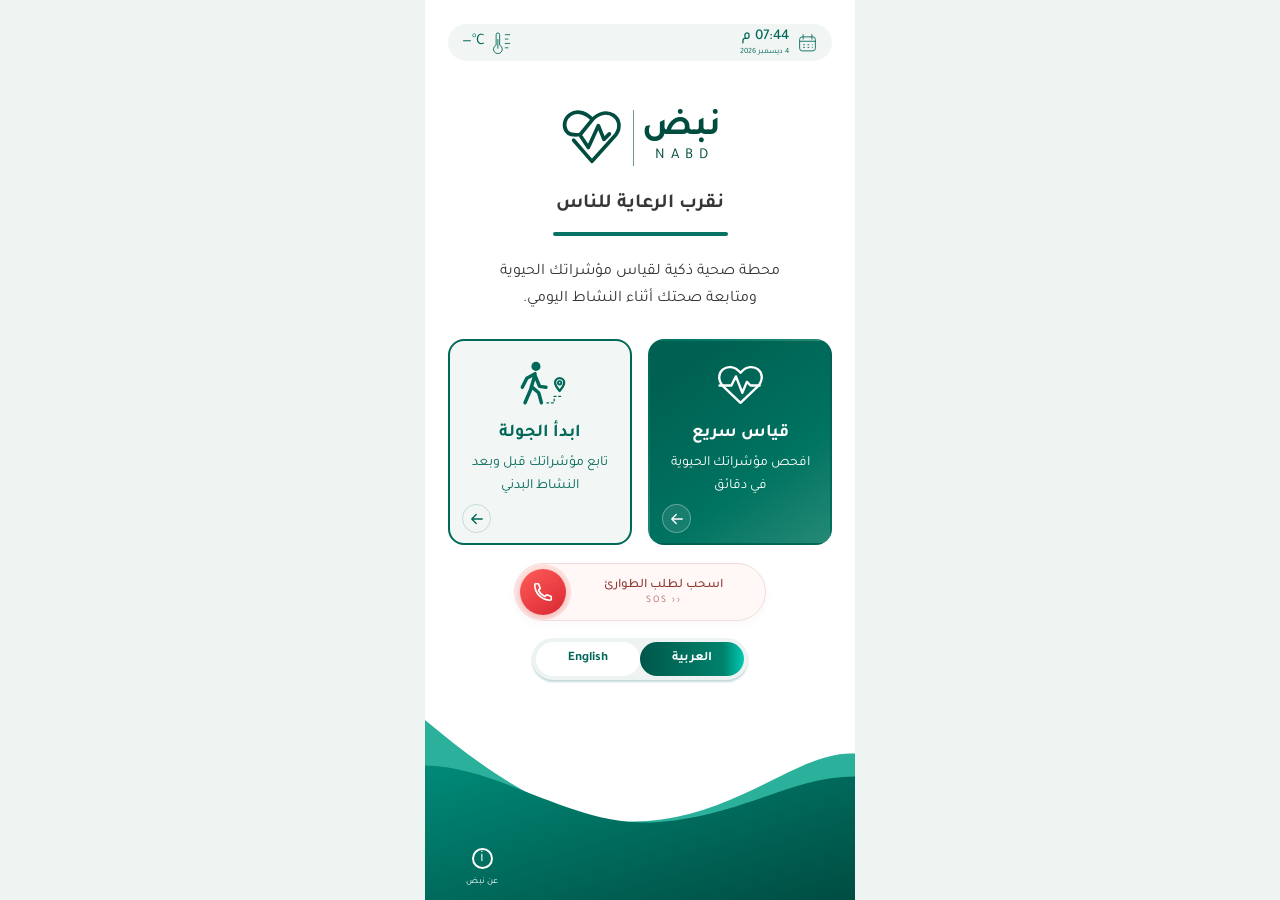
<file: index.html>
<!DOCTYPE html>
<html lang="ar" dir="rtl">
<head>
<meta charset="UTF-8"><meta name="viewport" content="width=device-width,initial-scale=1">
<title>نبض | NABD</title>
<style>
*{box-sizing:border-box} :root{--green:#006858;--ink:#004d40}body{margin:0;background:#edf4f2;color:#373737;font-family:Tahoma,Arial,sans-serif}button{font:inherit;cursor:pointer}button:focus-visible{outline:3px solid #e9ab36;outline-offset:5px}.screen{position:relative;isolation:isolate;width:100%;max-width:430px;min-height:100svh;margin:auto;background:white;overflow:hidden;padding:17px 23px 118px}.status{height:37px;background:#f1f6f4;border-radius:25px;display:flex;align-items:center;justify-content:space-between;padding:4px 14px;color:var(--green)}.date{display:flex;align-items:center;gap:8px}.date strong{font-size:15px;font-weight:500}.date small{display:block;font-size:8px}.weather{display:flex;align-items:center;gap:6px;direction:ltr;font-size:16px}.status svg{width:21px;height:24px}.brand{margin:34px auto 20px;display:flex;align-items:center;justify-content:center;gap:8px;color:var(--ink);direction:ltr}.brand svg{width:66px;height:61px}.wordmark{border-left:1px solid #73988f;padding-left:8px;text-align:center}.wordmark strong{font-size:37px;line-height:1;display:block}.wordmark span{font-size:15px;letter-spacing:6px;padding-left:5px}.tagline{text-align:center;font-size:17px;margin:24px 0 0}.rule{width:175px;height:4px;background:#087264;border-radius:4px;margin:16px auto 23px}.intro{text-align:center;font-size:14px;line-height:1.55;margin:0 auto 35px;max-width:310px}.actions{display:grid;grid-template-columns:1fr 1fr;gap:16px}.card{position:relative;border-radius:16px;min-height:174px;padding:19px 12px 32px;border:2px solid var(--green);color:var(--green);background:#f2f7f5;text-align:center}.card.primary{color:white;background:linear-gradient(145deg,#006152 15%,#007361 65%,#258a75);border-color:transparent}.card svg{width:51px;height:51px;display:block;margin:0 auto 11px}.card strong{display:block;font-size:15px;margin-bottom:8px}.card p{font-size:13px;line-height:1.5;margin:0}.arrow{position:absolute;bottom:8px;left:10px;border-radius:50%;width:24px;height:24px;background:var(--green);color:white;display:grid;place-items:center;font-size:23px;line-height:1}.primary .arrow{background:white;color:var(--green)}.sos{display:flex;align-items:center;justify-content:center;gap:9px;direction:ltr;margin:15px auto 0;padding:5px 12px 5px 7px;border:1px solid #e0eeee;border-radius:35px;background:white;box-shadow:0 2px 1px #d5e8e7;color:#4a4a4a;min-height:54px}.phone{background:linear-gradient(#ff3b3f,#b70d14);border:3px solid #ffdfdf;border-radius:50%;width:42px;height:42px;display:grid;place-items:center;color:white;font-size:24px}.sos-text{font-size:11px;line-height:1.4}.sos-text span{display:block}.languages{display:flex;direction:ltr;width:216px;margin:17px auto 0;border:4px solid #edf2f2;box-shadow:0 2px 2px #c5d9d9;border-radius:30px;background:#eff4f3}.languages button{width:50%;border:0;border-radius:22px;padding:9px 0;font-size:11px;background:white;color:var(--green)}.languages button.active{background:linear-gradient(90deg,#00574b,#00826c 80%,#00c9b3);color:white}.waves{position:absolute;z-index:-1;bottom:0;left:0;width:100%;height:142px}.about{position:absolute;left:35px;bottom:12px;color:white;background:none;border:0;font-size:9px;display:flex;flex-direction:column;align-items:center;gap:7px}.about span{font-family:Georgia,serif;border:2px solid white;width:21px;height:21px;border-radius:50%;font-size:16px}dialog{border:0;border-radius:20px;padding:26px;max-width:330px;width:90%;color:var(--ink);box-shadow:0 12px 60px #003c3a33;text-align:center}dialog::backdrop{background:#003c3a66}dialog p{font-size:15px;line-height:1.8}dialog button{border:0;background:var(--green);color:white;border-radius:20px;padding:10px 26px}@media(min-height:740px){.screen{padding-top:24px}.brand{margin-top:46px}.intro{margin-bottom:40px}.card{min-height:190px}.waves{height:180px}}@media(max-width:370px){.screen{padding:14px 18px 105px}.brand{margin-top:28px;margin-bottom:16px}.intro{margin-bottom:30px;font-size:13px}.card{min-height:148px;padding:14px 9px 28px}.card svg{width:43px;height:43px;margin-bottom:9px}.card strong{font-size:13px}.card p{font-size:12px}.tagline{font-size:15px;margin-top:20px}.rule{margin-top:14px;margin-bottom:20px;width:150px}.sos{min-height:46px}.phone{width:37px;height:37px}.languages{width:185px;margin-top:15px}.languages button{padding:8px 0;font-size:10px}.waves{height:120px}}

/* Refined home typography and controls */
body{font-family:'Tajawal','Segoe UI',Tahoma,sans-serif}button{font-family:inherit}.tagline{font-weight:700;font-size:20px}.intro{font-size:16px;line-height:1.7;margin-bottom:26px}.card{padding-bottom:46px;transition:transform .18s,box-shadow .18s}.card strong{font-size:18px}.card p{font-size:14px;line-height:1.6}.card:hover{transform:translateY(-2px);box-shadow:0 8px 20px #00685814}.card:active{transform:translateY(0)}.card .arrow{width:29px;height:29px;left:12px;bottom:10px;display:grid;place-items:center;background:transparent;border:1px solid #00685830;color:var(--green)}.card.primary .arrow{background:#ffffff18;border-color:#ffffff50;color:white}.card .arrow svg{width:18px;height:18px;margin:0;display:block}.languages button{font-size:13px;font-weight:700}.sos-swipe{position:relative;direction:ltr;isolation:isolate;width:252px;max-width:100%;height:58px;margin:18px auto 0;border:1px solid #efdedc;background:#fff8f7;border-radius:36px;box-shadow:0 3px 8px #94372e09;overflow:hidden;--travel:0px}.sos-fill{position:absolute;inset:0 auto 0 0;width:calc(56px + var(--travel));background:#ffe2df;border-radius:36px;pointer-events:none}.sos-copy{position:absolute;inset:0 10px 0 57px;display:flex;flex-direction:column;align-items:center;justify-content:center;gap:1px;pointer-events:none;color:#8f3c35;font-size:13px;font-weight:500;transition:opacity .15s}.sos-copy small{font:10px 'Segoe UI',sans-serif;letter-spacing:2px;color:#b17068}.sos-handle{position:absolute;left:5px;top:5px;width:46px;height:46px;padding:12px;border:0;border-radius:50%;color:#fff;background:linear-gradient(145deg,#ff5c59,#d92732);box-shadow:0 2px 6px #c9353540;transform:translateX(var(--travel));touch-action:none;user-select:none;cursor:grab;z-index:2}.sos-handle:active{cursor:grabbing}.sos-handle svg{display:block;width:22px;height:22px}.sos-swipe.dragging .sos-copy{opacity:.3}.sos-swipe.resetting .sos-handle,.sos-swipe.resetting .sos-fill{transition:transform .23s,width .23s}.sos-handle:focus-visible{outline:3px solid #006858;outline-offset:-3px}.sr-only{position:absolute;width:1px;height:1px;overflow:hidden;clip-path:inset(50%)}@media(max-width:370px){.tagline{font-size:18px}.intro{font-size:14px}.card strong{font-size:16px}.card p{font-size:13px}.card{min-height:169px}.sos-swipe{height:56px;width:235px}.sos-handle{width:44px;height:44px;padding:11px}.languages button{font-size:12px}.screen{padding-bottom:110px}}@media(prefers-reduced-motion:reduce){*,*:before,*:after{transition:none!important}}
</style><link rel="stylesheet" href="typography.css"><link rel="stylesheet" href="direction.css"></head>
<body><main class="screen">
<header class="status"><div class="date"><svg viewBox="0 0 24 24" fill="none" stroke="currentColor"><rect x="3" y="5" width="18" height="16" rx="3"/><path d="M7 2v6m10-6v6M3 10h18m-14 4h2m3 0h2m3 0h1M7 17h2m3 0h2m3 0h1"/></svg><div><strong data-live-time>—</strong><small data-live-date>—</small></div></div><div class="weather"><span data-temperature>—°C</span><svg viewBox="0 0 24 27" fill="none" stroke="currentColor"><path d="M7 4a2 2 0 0 1 4 0v12a5 5 0 1 1-4 0ZM9 9v11m8-16h6m-6 5h4m-4 5h6m-6 5h4"/></svg></div></header>
<div class="brand" aria-label="نبض NABD"><svg viewBox="0 0 72 66" fill="none" stroke="currentColor" stroke-width="4" stroke-linecap="round" stroke-linejoin="round"><path d="M36 13C18-5 0 13 8 26c3 5 9 4 15 4L36 14c16-18 38-1 26 16L36 59 16 36"/><path d="m24 32 8 12 11-24 6 15 6-6"/></svg><div class="wordmark"><strong>نبض</strong><span>NABD</span></div></div>
<h1 class="tagline" data-ar="نقرب الرعاية للناس" data-en="Bringing care closer to people">نقرب الرعاية للناس</h1><div class="rule"></div>
<p class="intro" data-ar="محطة صحية ذكية لقياس مؤشراتك الحيوية ومتابعة صحتك أثناء النشاط اليومي." data-en="A smart health station to measure your vital signs and follow your health during daily activity.">محطة صحية ذكية لقياس مؤشراتك الحيوية<br> ومتابعة صحتك أثناء النشاط اليومي.</p>
<section class="actions" aria-label="خدمات نبض"><button class="card primary" data-action="measure"><svg viewBox="0 0 56 56" fill="none" stroke="currentColor" stroke-width="2.6" stroke-linecap="round" stroke-linejoin="round"><path d="M28 47 9 29C-4 14 15-1 28 14 41-1 60 14 47 29Z"/><path d="M5 28h13l5-10 7 18 5-12 4 4h10"/></svg><strong data-ar="قياس سريع" data-en="Quick check">قياس سريع</strong><p data-ar="افحص مؤشراتك الحيوية في دقائق" data-en="Check your vital signs in minutes">افحص مؤشراتك الحيوية<br> في دقائق</p><span class="arrow" aria-hidden="true"><svg viewBox="0 0 24 24" fill="none" stroke="currentColor" stroke-width="1.8" stroke-linecap="round" stroke-linejoin="round"><path d="M19 12H5m6-6-6 6 6 6"/></svg></span></button>
<button class="card" data-action="walk"><svg viewBox="0 0 56 56" fill="none" stroke="currentColor" stroke-width="3.8" stroke-linecap="round" stroke-linejoin="round"><circle cx="23" cy="7" r="5" fill="currentColor" stroke="none"/><path d="m22 15-9 5-5 10m14-14-5 17-6 14m8-17 7 6 3 11M22 17l5 12 7 1"/><path d="M35 47h8V40h8" stroke-width="1.4" stroke-dasharray="2 3"/><path d="M49 34s-5-6-5-9a5 5 0 0 1 10 0c0 3-5 9-5 9Z" stroke-width="2.5"/><circle cx="49" cy="25" r="1"/></svg><strong data-ar="ابدأ الجولة" data-en="Start a walk">ابدأ الجولة</strong><p data-ar="تابع مؤشراتك قبل وبعد النشاط البدني" data-en="Track your vitals before and after activity">تابع مؤشراتك قبل وبعد<br> النشاط البدني</p><span class="arrow" aria-hidden="true"><svg viewBox="0 0 24 24" fill="none" stroke="currentColor" stroke-width="1.8" stroke-linecap="round" stroke-linejoin="round"><path d="M19 12H5m6-6-6 6 6 6"/></svg></span></button></section>
<div class="sos-swipe" id="sos-swipe"><div class="sos-fill" aria-hidden="true"></div><div class="sos-copy"><span data-ar="اسحب لطلب الطوارئ" data-en="Slide for emergency help">اسحب لطلب الطوارئ</span><small>SOS ››</small></div><button type="button" class="sos-handle" id="sos-handle" role="slider" aria-label="اسحب لطلب الطوارئ" aria-valuemin="0" aria-valuemax="100" aria-valuenow="0" aria-valuetext="اسحب إلى اليمين" aria-describedby="swipe-help"><svg viewBox="0 0 24 24" fill="none" stroke="currentColor" stroke-width="1.8" stroke-linecap="round" stroke-linejoin="round" aria-hidden="true"><path d="M7 3H4a1 1 0 0 0-1 1c0 9.4 7.6 17 17 17a1 1 0 0 0 1-1v-3l-5-2-2 2a14 14 0 0 1-7-7l2-2Z"/></svg></button><span id="swipe-help" class="sr-only" data-ar="اسحب المقبض إلى اليمين بالكامل ثم اتركه. بلوحة المفاتيح استخدم السهم الأيمن ثم Enter للتأكيد. نموذج دون اتصال فعلي." data-en="Drag fully to the right and release. With a keyboard use Right Arrow then Enter to confirm. Demo only; no call is placed.">اسحب المقبض إلى اليمين بالكامل ثم اتركه. بلوحة المفاتيح استخدم السهم الأيمن ثم Enter للتأكيد. نموذج دون اتصال فعلي.</span></div>
<nav class="languages" aria-label="اللغة"><button data-lang="en">English</button><button data-lang="ar" class="active" aria-pressed="true">العربية</button></nav>
<svg class="waves" viewBox="0 0 400 150" preserveAspectRatio="none" aria-hidden="true"><defs><linearGradient id="wave" x2="1" y2="1"><stop stop-color="#008a78"/><stop offset="1" stop-color="#004c41"/></linearGradient></defs><path d="M0 0C75 56 140 93 220 83S352 25 400 28V150H0Z" fill="#2bb19b"/><path d="M0 38C73 39 138 91 218 85S340 47 400 47V150H0Z" fill="url(#wave)"/></svg>
<button class="about" data-action="about"><span>i</span><div data-ar="عن نبض" data-en="About NABD">عن نبض</div></button>
</main><dialog id="info"><h2 id="modal-title"></h2><p id="modal-text"></p><button id="close" data-ar="حسنًا" data-en="OK">حسنًا</button></dialog>
<script>
let language='ar';const info=document.querySelector('#info');const messages={ar:{measure:['قياس سريع','هذه واجهة الصفحة الأولى. يتطلب القياس ربط محطة نبض بأجهزة القياس.'],walk:['ابدأ الجولة','ستُضاف خطوات الجولة وقياس المؤشرات قبل النشاط وبعده عند تجهيز الصفحات التالية.'],sos:['المساعدة في الطوارئ','هذا نموذج للواجهة ولم يتم إجراء اتصال. يجب إعداد رقم الطوارئ المناسب للموقع قبل تفعيل هذه الخدمة.'],about:['عن نبض','محطة صحية ذكية لقياس المؤشرات الحيوية ومتابعة الصحة أثناء النشاط اليومي. الوقت ودرجة الحرارة المعروضان قيم توضيحية من التصميم.']},en:{measure:['Quick check','This is the first-page interface. Measurements require a NABD station connected to measurement devices.'],walk:['Start a walk','Walk steps and before-and-after measurements will be added with the next pages.'],sos:['Emergency help','This is an interface prototype. No call has been placed. A local emergency number must be configured before enabling this service.'],about:['About NABD','A smart health station for vital signs and daily activity. The time and temperature are sample values from the design.']}};
document.querySelectorAll('[data-lang]').forEach(button=>button.onclick=()=>{language=button.dataset.lang;document.documentElement.lang=language;document.documentElement.dir=language==='ar'?'rtl':'ltr';document.querySelectorAll('[data-ar]').forEach(el=>el.textContent=el.dataset[language]);document.querySelectorAll('[data-lang]').forEach(el=>{el.classList.toggle('active',el===button);el.setAttribute('aria-pressed',el===button)});});document.querySelectorAll('[data-action]').forEach(button=>button.onclick=()=>{if(button.dataset.action==='walk'){location.href='walk.html?lang='+language;return;}if(button.dataset.action==='about'){location.href='about.html?lang='+language;return;}if(button.dataset.action==='measure'){location.href='verify.html?lang='+language;return;}const [title,text]=messages[language][button.dataset.action];document.querySelector('#modal-title').textContent=title;document.querySelector('#modal-text').textContent=text;info.showModal()});document.querySelector('#close').onclick=()=>info.close();info.onclick=e=>{if(e.target===info)info.close()};
if(new URLSearchParams(location.search).get('lang')==='en')document.querySelector('[data-lang=en]').click();
const track=document.querySelector('#sos-swipe'),handle=document.querySelector('#sos-handle');let drag=null,progress=0;const limit=()=>Math.max(0,track.clientWidth-handle.offsetWidth-10);
function setProgress(value){progress=Math.min(1,Math.max(0,value));track.style.setProperty('--travel',(progress*limit())+'px');handle.setAttribute('aria-valuenow',Math.round(progress*100));handle.setAttribute('aria-label',language==='ar'?'اسحب لطلب الطوارئ':'Slide for emergency help');handle.setAttribute('aria-valuetext',language==='ar'?(progress>=.95?'اترك المقبض أو اضغط Enter للتأكيد':'اسحب إلى اليمين'):(progress>=.95?'Release or press Enter to confirm':'Slide to the right'));}
function resetSwipe(){track.classList.remove('dragging');track.classList.add('resetting');setProgress(0);}
function finishSwipe(){const complete=progress>=.95;resetSwipe();if(complete){const [title,text]=messages[language].sos;document.querySelector('#modal-title').textContent=title;document.querySelector('#modal-text').textContent=text;info.showModal();}}
handle.addEventListener('pointerdown',event=>{if(event.button!==0||drag!==null)return;track.classList.remove('resetting');drag={id:event.pointerId,x:event.clientX,start:progress};handle.setPointerCapture(event.pointerId);track.classList.add('dragging');});
handle.addEventListener('pointermove',event=>{if(drag?.id===event.pointerId)setProgress(drag.start+(event.clientX-drag.x)/Math.max(1,limit()));});
handle.addEventListener('pointerup',event=>{if(drag?.id!==event.pointerId)return;drag=null;handle.releasePointerCapture(event.pointerId);finishSwipe();});
function cancelDrag(){drag=null;resetSwipe();}handle.addEventListener('pointercancel',cancelDrag);handle.addEventListener('lostpointercapture',()=>{if(drag)cancelDrag();});handle.addEventListener('keydown',event=>{if(!['ArrowRight','ArrowLeft','Home','Escape','Enter',' '].includes(event.key))return;event.preventDefault();track.classList.remove('resetting');if(event.key==='ArrowRight')setProgress(progress+.1);else if(event.key==='ArrowLeft')setProgress(progress-.1);else if(event.key==='Home'||event.key==='Escape')cancelDrag();else if(progress>=.95)finishSwipe();});handle.addEventListener('blur',()=>{if(!drag)resetSwipe();});window.addEventListener('resize',cancelDrag);document.querySelectorAll('[data-lang]').forEach(el=>el.addEventListener('click',cancelDrag));setProgress(0);
</script><script src="live-status.js"></script></body></html>
</file>
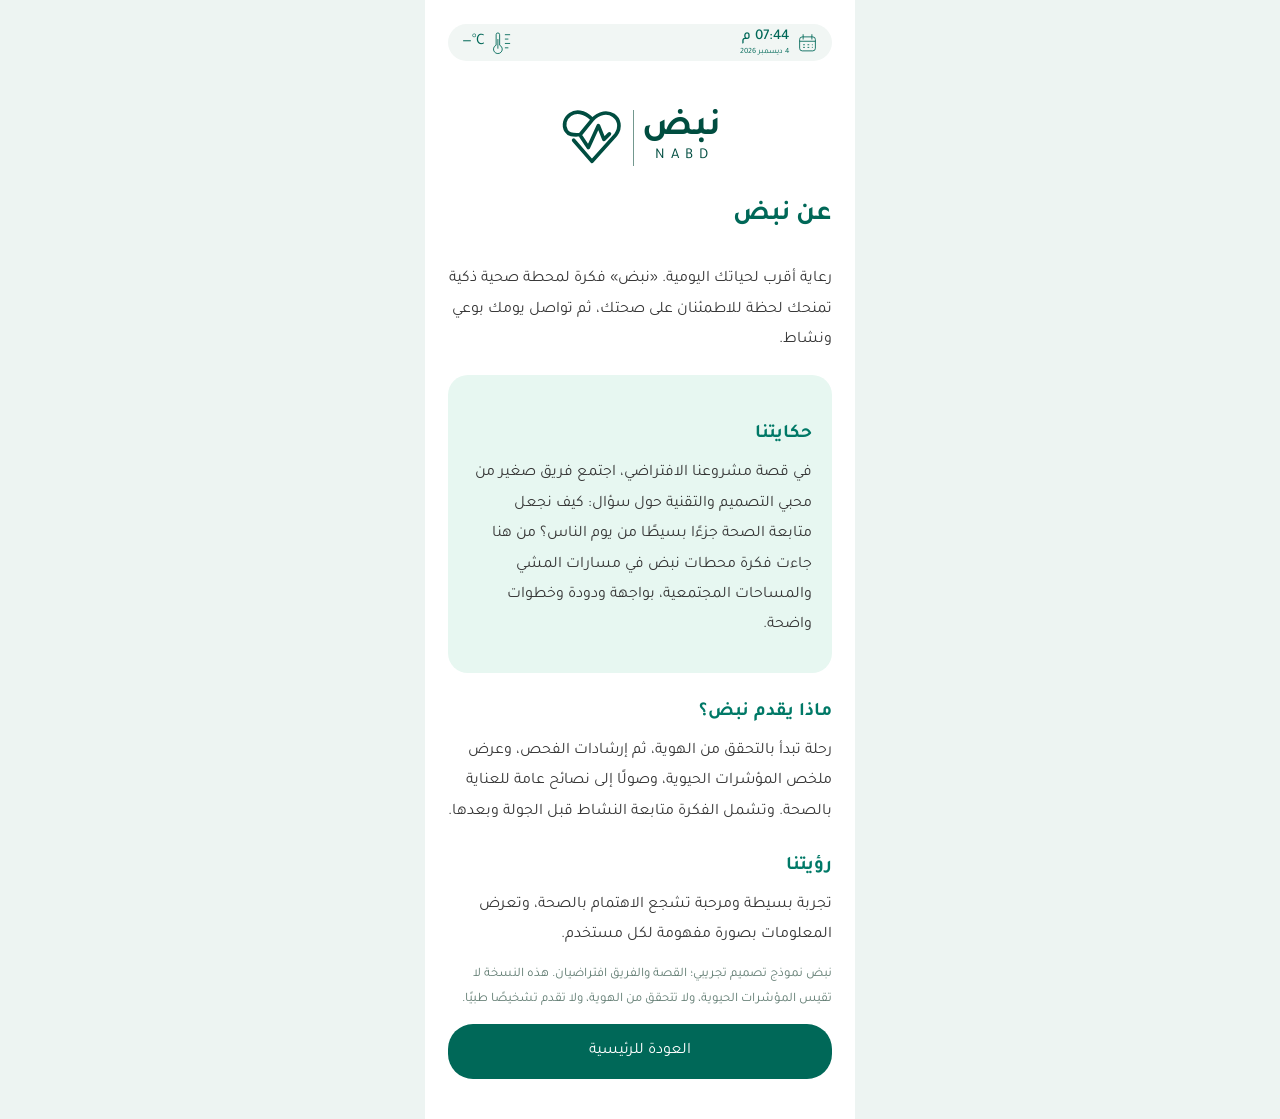
<file: about.html>
<!doctype html><html lang="ar" dir="rtl"><head><meta charset="utf-8"><meta name="viewport" content="width=device-width,initial-scale=1"><title>عن نبض</title><style>
*{box-sizing:border-box} :root{--green:#006858;--ink:#004d40}body{margin:0;background:#edf4f2;color:#373737;font-family:Tahoma,Arial,sans-serif}button{font:inherit;cursor:pointer}button:focus-visible{outline:3px solid #e9ab36;outline-offset:5px}.screen{position:relative;isolation:isolate;width:100%;max-width:430px;min-height:100svh;margin:auto;background:white;overflow:hidden;padding:17px 23px 118px}.status{height:37px;background:#f1f6f4;border-radius:25px;display:flex;align-items:center;justify-content:space-between;padding:4px 14px;color:var(--green)}.date{display:flex;align-items:center;gap:8px}.date strong{font-size:15px;font-weight:500}.date small{display:block;font-size:8px}.weather{display:flex;align-items:center;gap:6px;direction:ltr;font-size:16px}.status svg{width:21px;height:24px}.brand{margin:34px auto 20px;display:flex;align-items:center;justify-content:center;gap:8px;color:var(--ink);direction:ltr}.brand svg{width:66px;height:61px}.wordmark{border-left:1px solid #73988f;padding-left:8px;text-align:center}.wordmark strong{font-size:37px;line-height:1;display:block}.wordmark span{font-size:15px;letter-spacing:6px;padding-left:5px}.tagline{text-align:center;font-size:17px;margin:24px 0 0}.rule{width:175px;height:4px;background:#087264;border-radius:4px;margin:16px auto 23px}.intro{text-align:center;font-size:14px;line-height:1.55;margin:0 auto 35px;max-width:310px}.actions{display:grid;grid-template-columns:1fr 1fr;gap:16px}.card{position:relative;border-radius:16px;min-height:174px;padding:19px 12px 32px;border:2px solid var(--green);color:var(--green);background:#f2f7f5;text-align:center}.card.primary{color:white;background:linear-gradient(145deg,#006152 15%,#007361 65%,#258a75);border-color:transparent}.card svg{width:51px;height:51px;display:block;margin:0 auto 11px}.card strong{display:block;font-size:15px;margin-bottom:8px}.card p{font-size:13px;line-height:1.5;margin:0}.arrow{position:absolute;bottom:8px;left:10px;border-radius:50%;width:24px;height:24px;background:var(--green);color:white;display:grid;place-items:center;font-size:23px;line-height:1}.primary .arrow{background:white;color:var(--green)}.sos{display:flex;align-items:center;justify-content:center;gap:9px;direction:ltr;margin:15px auto 0;padding:5px 12px 5px 7px;border:1px solid #e0eeee;border-radius:35px;background:white;box-shadow:0 2px 1px #d5e8e7;color:#4a4a4a;min-height:54px}.phone{background:linear-gradient(#ff3b3f,#b70d14);border:3px solid #ffdfdf;border-radius:50%;width:42px;height:42px;display:grid;place-items:center;color:white;font-size:24px}.sos-text{font-size:11px;line-height:1.4}.sos-text span{display:block}.languages{display:flex;direction:ltr;width:216px;margin:17px auto 0;border:4px solid #edf2f2;box-shadow:0 2px 2px #c5d9d9;border-radius:30px;background:#eff4f3}.languages button{width:50%;border:0;border-radius:22px;padding:9px 0;font-size:11px;background:white;color:var(--green)}.languages button.active{background:linear-gradient(90deg,#00574b,#00826c 80%,#00c9b3);color:white}.waves{position:absolute;z-index:-1;bottom:0;left:0;width:100%;height:142px}.about{position:absolute;left:35px;bottom:12px;color:white;background:none;border:0;font-size:9px;display:flex;flex-direction:column;align-items:center;gap:7px}.about span{font-family:Georgia,serif;border:2px solid white;width:21px;height:21px;border-radius:50%;font-size:16px}dialog{border:0;border-radius:20px;padding:26px;max-width:330px;width:90%;color:var(--ink);box-shadow:0 12px 60px #003c3a33;text-align:center}dialog::backdrop{background:#003c3a66}dialog p{font-size:15px;line-height:1.8}dialog button{border:0;background:var(--green);color:white;border-radius:20px;padding:10px 26px}@media(min-height:740px){.screen{padding-top:24px}.brand{margin-top:46px}.intro{margin-bottom:40px}.card{min-height:190px}.waves{height:180px}}@media(max-width:370px){.screen{padding:14px 18px 105px}.brand{margin-top:28px;margin-bottom:16px}.intro{margin-bottom:30px;font-size:13px}.card{min-height:148px;padding:14px 9px 28px}.card svg{width:43px;height:43px;margin-bottom:9px}.card strong{font-size:13px}.card p{font-size:12px}.tagline{font-size:15px;margin-top:20px}.rule{margin-top:14px;margin-bottom:20px;width:150px}.sos{min-height:46px}.phone{width:37px;height:37px}.languages{width:185px;margin-top:15px}.languages button{padding:8px 0;font-size:10px}.waves{height:120px}}

/* Refined home typography and controls */
body{font-family:'Tajawal','Segoe UI',Tahoma,sans-serif}button{font-family:inherit}.tagline{font-weight:700;font-size:20px}.intro{font-size:16px;line-height:1.7;margin-bottom:26px}.card{padding-bottom:46px;transition:transform .18s,box-shadow .18s}.card strong{font-size:18px}.card p{font-size:14px;line-height:1.6}.card:hover{transform:translateY(-2px);box-shadow:0 8px 20px #00685814}.card:active{transform:translateY(0)}.card .arrow{width:29px;height:29px;left:12px;bottom:10px;display:grid;place-items:center;background:transparent;border:1px solid #00685830;color:var(--green)}.card.primary .arrow{background:#ffffff18;border-color:#ffffff50;color:white}.card .arrow svg{width:18px;height:18px;margin:0;display:block}.languages button{font-size:13px;font-weight:700}.sos-swipe{position:relative;direction:ltr;isolation:isolate;width:252px;max-width:100%;height:58px;margin:18px auto 0;border:1px solid #efdedc;background:#fff8f7;border-radius:36px;box-shadow:0 3px 8px #94372e09;overflow:hidden;--travel:0px}.sos-fill{position:absolute;inset:0 auto 0 0;width:calc(56px + var(--travel));background:#ffe2df;border-radius:36px;pointer-events:none}.sos-copy{position:absolute;inset:0 10px 0 57px;display:flex;flex-direction:column;align-items:center;justify-content:center;gap:1px;pointer-events:none;color:#8f3c35;font-size:13px;font-weight:500;transition:opacity .15s}.sos-copy small{font:10px 'Segoe UI',sans-serif;letter-spacing:2px;color:#b17068}.sos-handle{position:absolute;left:5px;top:5px;width:46px;height:46px;padding:12px;border:0;border-radius:50%;color:#fff;background:linear-gradient(145deg,#ff5c59,#d92732);box-shadow:0 2px 6px #c9353540;transform:translateX(var(--travel));touch-action:none;user-select:none;cursor:grab;z-index:2}.sos-handle:active{cursor:grabbing}.sos-handle svg{display:block;width:22px;height:22px}.sos-swipe.dragging .sos-copy{opacity:.3}.sos-swipe.resetting .sos-handle,.sos-swipe.resetting .sos-fill{transition:transform .23s,width .23s}.sos-handle:focus-visible{outline:3px solid #006858;outline-offset:-3px}.sr-only{position:absolute;width:1px;height:1px;overflow:hidden;clip-path:inset(50%)}@media(max-width:370px){.tagline{font-size:18px}.intro{font-size:14px}.card strong{font-size:16px}.card p{font-size:13px}.card{min-height:169px}.sos-swipe{height:56px;width:235px}.sos-handle{width:44px;height:44px;padding:11px}.languages button{font-size:12px}.screen{padding-bottom:110px}}@media(prefers-reduced-motion:reduce){*,*:before,*:after{transition:none!important}}
.story{font-size:16px;line-height:1.9}.story h1{font-size:27px;color:#006858}.story h2{font-size:19px;color:#007967;margin:22px 0 5px}.story p{margin:0 0 12px}.story article{background:#e7f7f1;border-radius:20px;padding:20px;margin:20px 0}.back{display:block;text-align:center;background:#006858;color:white;text-decoration:none;padding:12px;border-radius:25px}.fiction{font-size:13px;color:#617c72}.screen{padding-bottom:40px}</style><link rel="stylesheet" href="typography.css"><link rel="stylesheet" href="direction.css"></head><body><main class="screen"><header class="status"><div class="date"><svg viewBox="0 0 24 24" fill="none" stroke="currentColor"><rect x="3" y="5" width="18" height="16" rx="3"/><path d="M7 2v6m10-6v6M3 10h18m-14 4h2m3 0h2m3 0h1M7 17h2m3 0h2m3 0h1"/></svg><div><strong data-live-time>—</strong><small data-live-date>—</small></div></div><div class="weather"><span data-temperature>—°C</span><svg viewBox="0 0 24 27" fill="none" stroke="currentColor"><path d="M7 4a2 2 0 0 1 4 0v12a5 5 0 1 1-4 0ZM9 9v11m8-16h6m-6 5h4m-4 5h6m-6 5h4"/></svg></div></header><div class="brand" aria-label="نبض NABD"><svg viewBox="0 0 72 66" fill="none" stroke="currentColor" stroke-width="4" stroke-linecap="round" stroke-linejoin="round"><path d="M36 13C18-5 0 13 8 26c3 5 9 4 15 4L36 14c16-18 38-1 26 16L36 59 16 36"/><path d="m24 32 8 12 11-24 6 15 6-6"/></svg><div class="wordmark"><strong>نبض</strong><span>NABD</span></div></div><section class="story"><h1 data-en="About NABD">عن نبض</h1><p data-en="Care, closer to your everyday life. NABD imagines an easier way to pause, check in with your wellbeing, and continue your day with awareness.">رعاية أقرب لحياتك اليومية. «نبض» فكرة لمحطة صحية ذكية تمنحك لحظة للاطمئنان على صحتك، ثم تواصل يومك بوعي ونشاط.</p><article><h2 data-en="Our story">حكايتنا</h2><p data-en="In this fictional project, a small team of designers and technology enthusiasts imagined health stations along walking paths and in community spaces. A friendly interface brings the experience together in a few clear steps.">في قصة مشروعنا الافتراضي، اجتمع فريق صغير من محبي التصميم والتقنية حول سؤال: كيف نجعل متابعة الصحة جزءًا بسيطًا من يوم الناس؟ من هنا جاءت فكرة محطات نبض في مسارات المشي والمساحات المجتمعية، بواجهة ودودة وخطوات واضحة.</p></article><h2 data-en="What does NABD offer?">ماذا يقدم نبض؟</h2><p data-en="A guided journey from identity verification to a health check, a clear results summary, and general wellbeing tips. The concept also includes following activity before and after a walk.">رحلة تبدأ بالتحقق من الهوية، ثم إرشادات الفحص، وعرض ملخص المؤشرات الحيوية، وصولًا إلى نصائح عامة للعناية بالصحة. وتشمل الفكرة متابعة النشاط قبل الجولة وبعدها.</p><h2 data-en="Our vision">رؤيتنا</h2><p data-en="A simple, welcoming experience that encourages everyday health awareness and makes information easier to understand.">تجربة بسيطة ومرحبة تشجع الاهتمام بالصحة، وتعرض المعلومات بصورة مفهومة لكل مستخدم.</p><p class="fiction" data-en="NABD is a fictional design prototype. The team and story are invented. This version does not measure vital signs, verify identity, or provide a medical diagnosis.">نبض نموذج تصميم تجريبي؛ القصة والفريق افتراضيان. هذه النسخة لا تقيس المؤشرات الحيوية، ولا تتحقق من الهوية، ولا تقدم تشخيصًا طبيًا.</p><a class="back" href="index.html" data-en="Back to home">العودة للرئيسية</a></section></main><script>const lang=new URLSearchParams(location.search).get('lang')==='en'?'en':'ar';document.documentElement.lang=lang;document.documentElement.dir=lang==='ar'?'rtl':'ltr';if(lang==='en')document.querySelectorAll('[data-en]').forEach(el=>el.textContent=el.dataset.en);document.querySelector('.back').href='index.html?lang='+lang;</script><script src="live-status.js"></script></body></html>
</file>
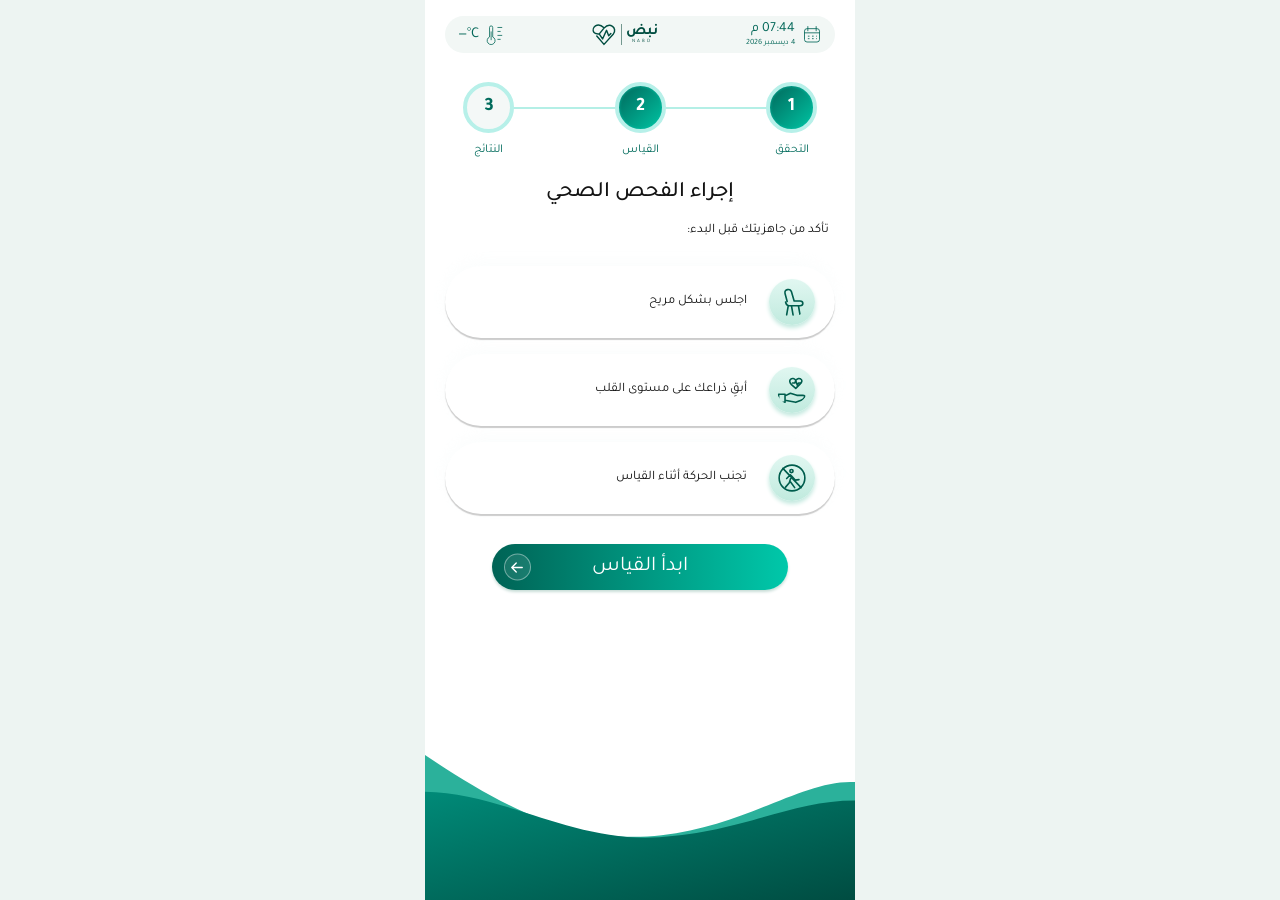
<file: checkup.html>
<!doctype html><html lang="ar" dir="rtl"><head><meta charset="utf-8"><meta name="viewport" content="width=device-width,initial-scale=1"><title>إجراء الفحص الصحي | نبض</title><style>
*{box-sizing:border-box}body{margin:0;background:#edf4f2;font-family:Tahoma,Arial,sans-serif;color:#141414}.screen{max-width:430px;min-height:100svh;background:#fff;margin:auto;padding:16px 14px 50px}.status{height:37px;border-radius:30px;background:#f2f7f5;color:#006657;display:flex;align-items:center;justify-content:space-between;padding:3px 13px}.date{display:flex;align-items:center;gap:7px}.date svg{width:20px;height:21px}.date strong{font-size:14px;font-weight:400;display:block}.date small{display:block;font-size:8px}.weather{display:flex;align-items:center;gap:5px;direction:ltr;font-size:15px}.weather svg{width:19px;height:24px}.logo{color:#004d40;text-decoration:none;display:flex;align-items:center;gap:4px;direction:ltr}.logo svg{width:26px;height:26px}.wordmark{border-left:1px solid #73988f;padding-left:4px;text-align:center}.wordmark b{display:block;font-size:15px;line-height:1}.wordmark span{display:block;font-size:5px;letter-spacing:2px}.steps{position:relative;display:flex;justify-content:space-between;list-style:none;padding:0;margin:37px 29px 0;color:#006b5c}.steps:before{content:'';position:absolute;top:29px;left:30px;right:30px;height:2px;background:#b4efe6}.steps li{position:relative;text-align:center;z-index:1}.step{width:61px;height:61px;border:5px solid #b7f0e9;border-radius:50%;background:#f4f8f7;display:grid;place-items:center;font-size:22px;font-weight:bold}.current .step{color:white;background:linear-gradient(135deg,#00685b,#00c4a3);box-shadow:inset 0 0 3px #00bda4}.label{display:block;margin-top:10px;font-size:12px}h1{text-align:center;font-size:23px;font-weight:500;margin:38px 0 17px}.instruction{text-align:center;font-size:14px;line-height:1.8;margin:0 -2px}.scanner{width:184px;height:184px;margin:44px auto 0;display:block}.waiting{text-align:center;color:#168675;font-size:15px;margin:25px 0 38px}.continue{position:relative;display:block;border:0;border-radius:30px;background:linear-gradient(90deg,#006153,#00c5a8);color:#fff;width:72%;height:45px;margin:auto;font:22px Tahoma,Arial,sans-serif;box-shadow:0 2px 3px #c8dedb;cursor:pointer}.continue span{position:absolute;left:22px;top:12px;width:22px;height:22px;border-radius:50%;background:white;color:#006e5e;font-size:22px;line-height:19px}a:focus-visible,button:focus-visible{outline:3px solid #e5ac42;outline-offset:5px}dialog{border:0;border-radius:20px;padding:25px;max-width:350px;width:88%;text-align:center;color:#005c4e}dialog::backdrop{background:#003f3655}dialog h2{font-size:21px}dialog p{font-size:15px;line-height:1.9}dialog button{border:0;border-radius:20px;background:#007663;color:white;padding:10px 26px;font:inherit;cursor:pointer}@media(max-width:320px){.screen{padding:10px 9px 40px}.status{height:24px;padding:2px 9px}.date{gap:4px}.date svg{width:14px;height:16px}.date strong{font-size:10px}.date small{font-size:6px}.weather{font-size:11px;gap:3px}.weather svg{width:13px;height:17px}.logo svg{width:19px;height:19px}.wordmark b{font-size:10px}.wordmark span{font-size:4px;letter-spacing:1px}.steps{margin:23px 19px 0}.steps:before{top:19px;left:20px;right:20px}.step{width:40px;height:40px;border-width:3px;font-size:15px}.label{font-size:8px;margin-top:7px}h1{font-size:16px;margin:25px 0 10px}.instruction{font-size:10px}.scanner{width:120px;height:120px;margin-top:29px}.waiting{font-size:11px;margin:16px 0 25px}.continue{height:30px;font-size:16px}.continue span{width:15px;height:15px;font-size:16px;line-height:13px;left:15px;top:7px}}

.screen{position:relative;isolation:isolate;overflow:hidden;padding:16px 20px 140px;min-height:100svh}.waves{position:absolute;bottom:0;left:0;width:100%;height:125px;z-index:-1}.welcome{display:flex;align-items:flex-start;gap:10px;margin:49px 0 31px}.avatar{width:40px;height:40px;flex:none;background:#d1eee7;border-radius:50%;padding:6px;color:#095e50}.welcome h1{font-size:22px;text-align:right;margin:3px 0 4px}.welcome p{font-size:13px;line-height:1.7;margin:0;color:#555}.feature{position:relative;width:100%;border:0;border-radius:13px;background:linear-gradient(110deg,#006151,#20866f);color:white;display:flex;align-items:center;gap:13px;text-align:right;padding:18px 19px 24px;cursor:pointer;font:inherit}.feature svg{width:52px;height:52px;color:#84ffdc;flex:none}.feature strong{font-size:15px}.feature p{font-size:12px;color:#b8eee0;margin:6px 0 0}.arrow{position:absolute;left:14px;bottom:12px;background:white;color:#006c5a;border-radius:50%;width:20px;height:20px;text-align:center}.tiles{display:grid;grid-template-columns:1fr 1fr;gap:7px;margin-top:33px}.tile{border:0;border-radius:26px;background:#e2f6f0;color:#007358;min-height:135px;padding:21px 8px;cursor:pointer;font:inherit}.tile svg{display:block;width:55px;height:55px;margin:0 auto 12px}.tile strong{font-size:14px}.steps{margin:29px 18px 0}.step{width:51px;height:51px;border-width:4px;font-size:19px}.steps:before{top:25px}.label{font-size:12px}.exam-title{font-size:22px;margin:23px 0 17px}.exam-sub{font-size:13px;text-align:right;margin-bottom:27px;padding-right:6px}.instructions{padding:0;margin:0;list-style:none;display:grid;gap:16px}.instructions li{min-height:61px;border-radius:40px;box-shadow:0 2px 1px #ccc,0 -5px 15px #e9f7f433;display:flex;align-items:center;gap:22px;padding:7px 20px;font-size:13px}.instructions svg{width:46px;height:46px;flex:none;padding:8px;background:linear-gradient(#e1f7f1,#c0eade);color:#005d4d;border-radius:50%;box-shadow:0 3px 4px #c3e9df}.start{display:block;width:76%;margin:30px auto 0;border:0;border-radius:24px;background:linear-gradient(90deg,#006355,#00c8aa);color:white;font:21px Tahoma,Arial,sans-serif;min-height:39px;position:relative;cursor:pointer;box-shadow:0 2px 3px #c8ddd7}.start .arrow{bottom:10px;left:19px;font-size:19px}@media(min-width:400px){.welcome{margin-top:60px}.tile{min-height:160px}.instructions li{min-height:72px}.waves{height:145px}}.start{display:flex;align-items:center;justify-content:center;min-height:46px;padding:8px 48px;line-height:1.4}.start .arrow{position:absolute;left:13px;top:50%;bottom:auto;transform:translateY(-50%);display:grid;place-items:center;width:27px;height:27px;border:1px solid #ffffff65;border-radius:50%;background:#ffffff18;color:white}.start .arrow svg{width:18px;height:18px;display:block}</style><link rel="stylesheet" href="typography.css"><link rel="stylesheet" href="direction.css"></head><body><main class="screen"><header class="status"><div class="date"><svg viewBox="0 0 24 24" fill="none" stroke="currentColor"><rect x="3" y="5" width="18" height="16" rx="3"/><path d="M7 2v6m10-6v6M3 10h18m-14 4h2m3 0h2m3 0h1M7 17h2m3 0h2m3 0h1"/></svg><div><strong data-live-time>—</strong><small data-live-date>—</small></div></div>
<a class="logo" href="index.html" aria-label="نبض — الصفحة الرئيسية"><svg viewBox="0 0 72 66" fill="none" stroke="currentColor" stroke-width="4" stroke-linecap="round" stroke-linejoin="round"><path d="M36 13C18-5 0 13 8 26c3 5 9 4 15 4L36 14c16-18 38-1 26 16L36 59 16 36"/><path d="m24 32 8 12 11-24 6 15 6-6"/></svg><div class="wordmark"><b>نبض</b><span>NABD</span></div></a>
<div class="weather"><span data-temperature>—°C</span><svg viewBox="0 0 24 27" fill="none" stroke="currentColor"><path d="M7 4a2 2 0 0 1 4 0v12a5 5 0 1 1-4 0ZM9 9v11m8-16h6m-6 5h4m-4 5h6m-6 5h4"/></svg></div></header><ol class="steps" aria-label="خطوات القياس"><li class="current"><span class="step">1</span><span class="label" data-en="Verify">التحقق</span></li><li class="current" aria-current="step"><span class="step">2</span><span class="label" data-en="Measure">القياس</span></li><li><span class="step">3</span><span class="label" data-en="Results">النتائج</span></li></ol><h1 class="exam-title" data-en="Health check">إجراء الفحص الصحي</h1><p class="exam-sub" data-en="Make sure you are ready before starting:">تأكد من جاهزيتك قبل البدء:</p><ul class="instructions"><li><svg viewBox="0 0 56 56" fill="none" stroke="currentColor" stroke-width="3" stroke-linecap="round" stroke-linejoin="round" ><path d="m19 27-4-15c-2-8 10-10 12-3l5 17h11c7 0 7 9 0 9H23c-4 0-6-2-7-7M21 35l-3 17m9-17 3 17m10-17 3 17"/></svg><span data-en="Sit comfortably">اجلس بشكل مريح</span></li><li><svg viewBox="0 0 56 56" fill="none" stroke="currentColor" stroke-width="3" stroke-linecap="round" stroke-linejoin="round" ><path d="M3 36h12v15H3Zm12 3 10-5 12 4h11c8 0 2 7-3 9l-10 4-20-4M27 18c-9-9 3-16 8-8 6-8 17-1 8 7l-8 8Z"/><path d="M29 15h4l2-4 3 8 2-4h4"/></svg><span data-en="Keep your arm at heart level">أبقِ ذراعك على مستوى القلب</span></li><li><svg viewBox="0 0 56 56" fill="none" stroke="currentColor" stroke-width="3" stroke-linecap="round" stroke-linejoin="round" ><circle cx="28" cy="28" r="24"/><circle cx="27" cy="15" r="3"/><path d="m25 22-7 7m8-6 8 9 7-1m-14-7-4 13-7 8m9-10 8 11M11 10l34 36"/></svg><span data-en="Avoid moving during measurement">تجنب الحركة أثناء القياس</span></li></ul><button class="start" id="start"><span data-en="Start measurement">ابدأ القياس</span><span class="arrow" aria-hidden="true"><svg viewBox="0 0 24 24" fill="none" stroke="currentColor" stroke-width="1.8" stroke-linecap="round" stroke-linejoin="round"><path d="M19 12H5m6-6-6 6 6 6"/></svg></span></button><svg class="waves" viewBox="0 0 400 150" preserveAspectRatio="none" aria-hidden="true"><defs><linearGradient id="wave" x2="1" y2="1"><stop stop-color="#008a78"/><stop offset="1" stop-color="#004c41"/></linearGradient></defs><path d="M0 0C75 56 140 93 220 83S352 25 400 28V150H0Z" fill="#2bb19b"/><path d="M0 38C73 39 138 91 218 85S340 47 400 47V150H0Z" fill="url(#wave)"/></svg></main><dialog id="notice"><h2 id="notice-title"></h2><p id="notice-body"></p><button id="close">حسنًا</button></dialog><script>const lang=new URLSearchParams(location.search).get('lang')==='en'?'en':'ar';document.documentElement.lang=lang;document.documentElement.dir=lang==='en'?'ltr':'rtl';document.querySelectorAll('[data-en]').forEach(el=>{if(lang==='en')el.textContent=el.dataset.en});document.querySelector('.logo').href='index.html?lang='+lang;const notice=document.querySelector('#notice');function show(title,text){document.querySelector('#notice-title').textContent=title;document.querySelector('#notice-body').textContent=text;notice.showModal()}document.querySelector('#close').onclick=()=>notice.close();notice.onclick=e=>{if(e.target===notice)notice.close()};document.querySelector('#start').onclick=()=>location.href='measuring.html?lang='+lang+(new URLSearchParams(location.search).get('scenario')==='low'?'&scenario=low':'');const measurementNotice=()=>show(lang==='ar'?'جهاز القياس غير متصل':'Measurement device not connected',lang==='ar'?'هذه واجهة تجريبية. لبدء القياس الفعلي، يجب ربط أجهزة القياس بمحطة نبض. لم يتم تسجيل أي قراءة.':'This is a prototype. Connect measurement devices to the NABD station to start. No readings have been recorded.');</script><script src="live-status.js"></script><script src="scenario-picker.js"></script></body></html>
</file>
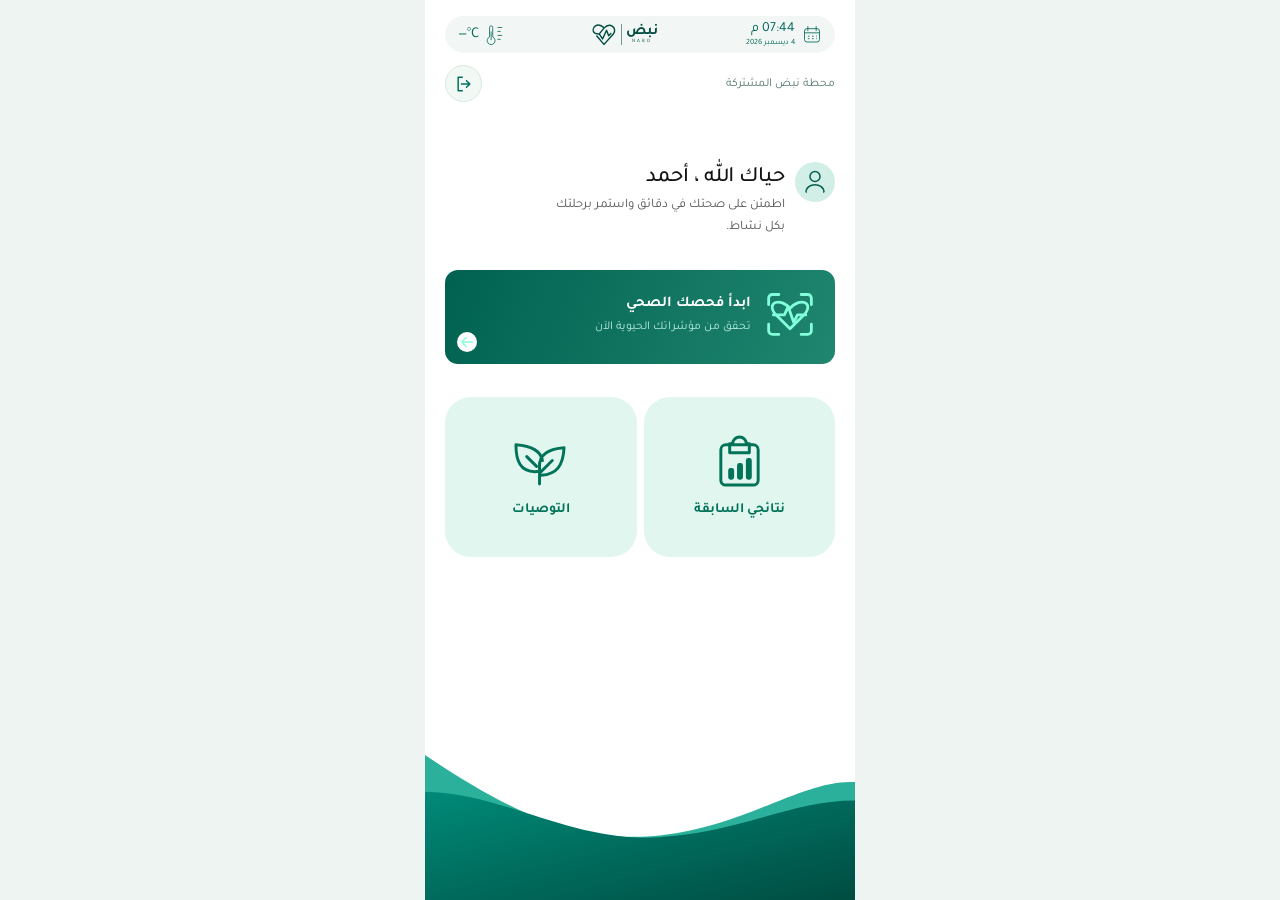
<file: dashboard.html>
<!doctype html><html lang="ar" dir="rtl"><head><meta charset="utf-8"><meta name="viewport" content="width=device-width,initial-scale=1"><title>حياك الله | نبض</title><style>
*{box-sizing:border-box}body{margin:0;background:#edf4f2;font-family:Tahoma,Arial,sans-serif;color:#141414}.screen{max-width:430px;min-height:100svh;background:#fff;margin:auto;padding:16px 14px 50px}.status{height:37px;border-radius:30px;background:#f2f7f5;color:#006657;display:flex;align-items:center;justify-content:space-between;padding:3px 13px}.date{display:flex;align-items:center;gap:7px}.date svg{width:20px;height:21px}.date strong{font-size:14px;font-weight:400;display:block}.date small{display:block;font-size:8px}.weather{display:flex;align-items:center;gap:5px;direction:ltr;font-size:15px}.weather svg{width:19px;height:24px}.logo{color:#004d40;text-decoration:none;display:flex;align-items:center;gap:4px;direction:ltr}.logo svg{width:26px;height:26px}.wordmark{border-left:1px solid #73988f;padding-left:4px;text-align:center}.wordmark b{display:block;font-size:15px;line-height:1}.wordmark span{display:block;font-size:5px;letter-spacing:2px}.steps{position:relative;display:flex;justify-content:space-between;list-style:none;padding:0;margin:37px 29px 0;color:#006b5c}.steps:before{content:'';position:absolute;top:29px;left:30px;right:30px;height:2px;background:#b4efe6}.steps li{position:relative;text-align:center;z-index:1}.step{width:61px;height:61px;border:5px solid #b7f0e9;border-radius:50%;background:#f4f8f7;display:grid;place-items:center;font-size:22px;font-weight:bold}.current .step{color:white;background:linear-gradient(135deg,#00685b,#00c4a3);box-shadow:inset 0 0 3px #00bda4}.label{display:block;margin-top:10px;font-size:12px}h1{text-align:center;font-size:23px;font-weight:500;margin:38px 0 17px}.instruction{text-align:center;font-size:14px;line-height:1.8;margin:0 -2px}.scanner{width:184px;height:184px;margin:44px auto 0;display:block}.waiting{text-align:center;color:#168675;font-size:15px;margin:25px 0 38px}.continue{position:relative;display:block;border:0;border-radius:30px;background:linear-gradient(90deg,#006153,#00c5a8);color:#fff;width:72%;height:45px;margin:auto;font:22px Tahoma,Arial,sans-serif;box-shadow:0 2px 3px #c8dedb;cursor:pointer}.continue span{position:absolute;left:22px;top:12px;width:22px;height:22px;border-radius:50%;background:white;color:#006e5e;font-size:22px;line-height:19px}a:focus-visible,button:focus-visible{outline:3px solid #e5ac42;outline-offset:5px}dialog{border:0;border-radius:20px;padding:25px;max-width:350px;width:88%;text-align:center;color:#005c4e}dialog::backdrop{background:#003f3655}dialog h2{font-size:21px}dialog p{font-size:15px;line-height:1.9}dialog button{border:0;border-radius:20px;background:#007663;color:white;padding:10px 26px;font:inherit;cursor:pointer}@media(max-width:320px){.screen{padding:10px 9px 40px}.status{height:24px;padding:2px 9px}.date{gap:4px}.date svg{width:14px;height:16px}.date strong{font-size:10px}.date small{font-size:6px}.weather{font-size:11px;gap:3px}.weather svg{width:13px;height:17px}.logo svg{width:19px;height:19px}.wordmark b{font-size:10px}.wordmark span{font-size:4px;letter-spacing:1px}.steps{margin:23px 19px 0}.steps:before{top:19px;left:20px;right:20px}.step{width:40px;height:40px;border-width:3px;font-size:15px}.label{font-size:8px;margin-top:7px}h1{font-size:16px;margin:25px 0 10px}.instruction{font-size:10px}.scanner{width:120px;height:120px;margin-top:29px}.waiting{font-size:11px;margin:16px 0 25px}.continue{height:30px;font-size:16px}.continue span{width:15px;height:15px;font-size:16px;line-height:13px;left:15px;top:7px}}

.screen{position:relative;isolation:isolate;overflow:hidden;padding:16px 20px 140px;min-height:100svh}.waves{position:absolute;bottom:0;left:0;width:100%;height:125px;z-index:-1}.welcome{display:flex;align-items:flex-start;gap:10px;margin:49px 0 31px}.avatar{width:40px;height:40px;flex:none;background:#d1eee7;border-radius:50%;padding:6px;color:#095e50}.welcome h1{font-size:22px;text-align:right;margin:3px 0 4px}.welcome p{font-size:13px;line-height:1.7;margin:0;color:#555}.feature{position:relative;width:100%;border:0;border-radius:13px;background:linear-gradient(110deg,#006151,#20866f);color:white;display:flex;align-items:center;gap:13px;text-align:right;padding:18px 19px 24px;cursor:pointer;font:inherit}.feature svg{width:52px;height:52px;color:#84ffdc;flex:none}.feature strong{font-size:15px}.feature p{font-size:12px;color:#b8eee0;margin:6px 0 0}.arrow{position:absolute;left:14px;bottom:12px;background:white;color:#006c5a;border-radius:50%;width:20px;height:20px;text-align:center}.tiles{display:grid;grid-template-columns:1fr 1fr;gap:7px;margin-top:33px}.tile{border:0;border-radius:26px;background:#e2f6f0;color:#007358;min-height:135px;padding:21px 8px;cursor:pointer;font:inherit}.tile svg{display:block;width:55px;height:55px;margin:0 auto 12px}.tile strong{font-size:14px}.steps{margin:29px 18px 0}.step{width:51px;height:51px;border-width:4px;font-size:19px}.steps:before{top:25px}.label{font-size:12px}.exam-title{font-size:22px;margin:23px 0 17px}.exam-sub{font-size:13px;text-align:right;margin-bottom:27px;padding-right:6px}.instructions{padding:0;margin:0;list-style:none;display:grid;gap:16px}.instructions li{min-height:61px;border-radius:40px;box-shadow:0 2px 1px #ccc,0 -5px 15px #e9f7f433;display:flex;align-items:center;gap:22px;padding:7px 20px;font-size:13px}.instructions svg{width:46px;height:46px;flex:none;padding:8px;background:linear-gradient(#e1f7f1,#c0eade);color:#005d4d;border-radius:50%;box-shadow:0 3px 4px #c3e9df}.start{display:block;width:76%;margin:30px auto 0;border:0;border-radius:24px;background:linear-gradient(90deg,#006355,#00c8aa);color:white;font:21px Tahoma,Arial,sans-serif;min-height:39px;position:relative;cursor:pointer;box-shadow:0 2px 3px #c8ddd7}.start .arrow{bottom:10px;left:19px;font-size:19px}@media(min-width:400px){.welcome{margin-top:60px}.tile{min-height:160px}.instructions li{min-height:72px}.waves{height:145px}}</style><link rel="stylesheet" href="typography.css"><link rel="stylesheet" href="direction.css"><link rel="stylesheet" href="station.css"></head><body><main class="screen"><header class="status"><div class="date"><svg viewBox="0 0 24 24" fill="none" stroke="currentColor"><rect x="3" y="5" width="18" height="16" rx="3"/><path d="M7 2v6m10-6v6M3 10h18m-14 4h2m3 0h2m3 0h1M7 17h2m3 0h2m3 0h1"/></svg><div><strong data-live-time>—</strong><small data-live-date>—</small></div></div>
<a class="logo" href="index.html" aria-label="نبض — الصفحة الرئيسية"><svg viewBox="0 0 72 66" fill="none" stroke="currentColor" stroke-width="4" stroke-linecap="round" stroke-linejoin="round"><path d="M36 13C18-5 0 13 8 26c3 5 9 4 15 4L36 14c16-18 38-1 26 16L36 59 16 36"/><path d="m24 32 8 12 11-24 6 15 6-6"/></svg><div class="wordmark"><b>نبض</b><span>NABD</span></div></a>
<div class="weather"><span data-temperature>—°C</span><svg viewBox="0 0 24 27" fill="none" stroke="currentColor"><path d="M7 4a2 2 0 0 1 4 0v12a5 5 0 1 1-4 0ZM9 9v11m8-16h6m-6 5h4m-4 5h6m-6 5h4"/></svg></div></header><section class="welcome"><svg viewBox="0 0 56 56" fill="none" stroke="currentColor" stroke-width="3" stroke-linecap="round" stroke-linejoin="round" class="avatar"><circle cx="28" cy="17" r="10"/><path d="M10 49c0-21 36-21 36 0"/></svg><div><h1 data-en="Welcome, Ahmed">حياك الله ، أحمد</h1><p data-en="Check your health in minutes and keep moving with energy.">اطمئن على صحتك في دقائق واستمر برحلتك<br> بكل نشاط.</p></div></section><button class="feature" id="exam"><svg viewBox="0 0 56 56" fill="none" stroke="currentColor" stroke-width="3" stroke-linecap="round" stroke-linejoin="round" ><path d="M16 7H9a4 4 0 0 0-4 4v7m35-11h7a4 4 0 0 1 4 4v7M5 39v7a4 4 0 0 0 4 4h7m24 0h7a4 4 0 0 0 4-4v-7M28 44 12 28C2 15 18 10 28 22 38 10 54 15 44 28Z"/><path d="M10 29h12l4-9 6 17 4-8h9"/></svg><div><strong data-en="Start your health check">ابدأ فحصك الصحي</strong><p data-en="Check your vital signs now">تحقق من مؤشراتك الحيوية الآن</p></div><span class="arrow" aria-hidden="true"><svg viewBox="0 0 24 24" fill="none" stroke="currentColor" stroke-width="1.8" stroke-linecap="round" stroke-linejoin="round"><path d="M19 12H5m6-6-6 6 6 6"/></svg></span></button><section class="tiles"><button class="tile" id="results"><svg viewBox="0 0 56 56" fill="none" stroke="currentColor" stroke-width="3" stroke-linecap="round" stroke-linejoin="round" ><rect x="9" y="11" width="38" height="41" rx="5"/><path d="M21 10a7 7 0 0 1 14 0h3v9H18v-9Z"/><rect x="18" y="36" width="3" height="9" rx="1"/><rect x="27" y="31" width="3" height="14" rx="1"/><rect x="36" y="26" width="3" height="19" rx="1"/></svg><strong data-en="My previous results">نتائجي السابقة</strong></button><button class="tile" id="tips"><svg viewBox="0 0 56 56" fill="none" stroke="currentColor" stroke-width="3" stroke-linecap="round" stroke-linejoin="round" ><path d="M27 51V34C26 20 38 15 52 14c-1 19-8 27-23 28M27 38C6 41 3 25 3 11c15 1 25 6 27 16M14 23l10 10m16-6L28 39"/></svg><strong data-en="Recommendations">التوصيات</strong></button></section><svg class="waves" viewBox="0 0 400 150" preserveAspectRatio="none" aria-hidden="true"><defs><linearGradient id="wave" x2="1" y2="1"><stop stop-color="#008a78"/><stop offset="1" stop-color="#004c41"/></linearGradient></defs><path d="M0 0C75 56 140 93 220 83S352 25 400 28V150H0Z" fill="#2bb19b"/><path d="M0 38C73 39 138 91 218 85S340 47 400 47V150H0Z" fill="url(#wave)"/></svg></main><dialog id="notice"><h2 id="notice-title"></h2><p id="notice-body"></p><button id="close">حسنًا</button></dialog><script>const lang=new URLSearchParams(location.search).get('lang')==='en'?'en':'ar';document.documentElement.lang=lang;document.documentElement.dir=lang==='en'?'ltr':'rtl';document.querySelectorAll('[data-en]').forEach(el=>{if(lang==='en')el.textContent=el.dataset.en});document.querySelector('.logo').href='index.html?lang='+lang;const notice=document.querySelector('#notice');function show(title,text){document.querySelector('#notice-title').textContent=title;document.querySelector('#notice-body').textContent=text;notice.showModal()}document.querySelector('#close').onclick=()=>notice.close();notice.onclick=e=>{if(e.target===notice)notice.close()};document.querySelector('#exam').onclick=()=>location.href='checkup.html?lang='+lang;document.querySelector('#results').onclick=()=>show(lang==='ar'?'نتائجي السابقة':'Previous results',lang==='ar'?'لا توجد نتائج محفوظة في هذه النسخة التجريبية.':'There are no saved results in this prototype.');document.querySelector('#tips').onclick=()=>location.href='recommendations.html?lang='+lang;const tipsNotice=()=>show(lang==='ar'?'التوصيات':'Recommendations',lang==='ar'?'ستظهر التوصيات هنا عند إضافة صفحة التوصيات وربط نتائج القياس.':'Recommendations will appear when this page and measurement results are connected.');</script><script src="live-status.js"></script><script src="station.js"></script></body></html>
</file>
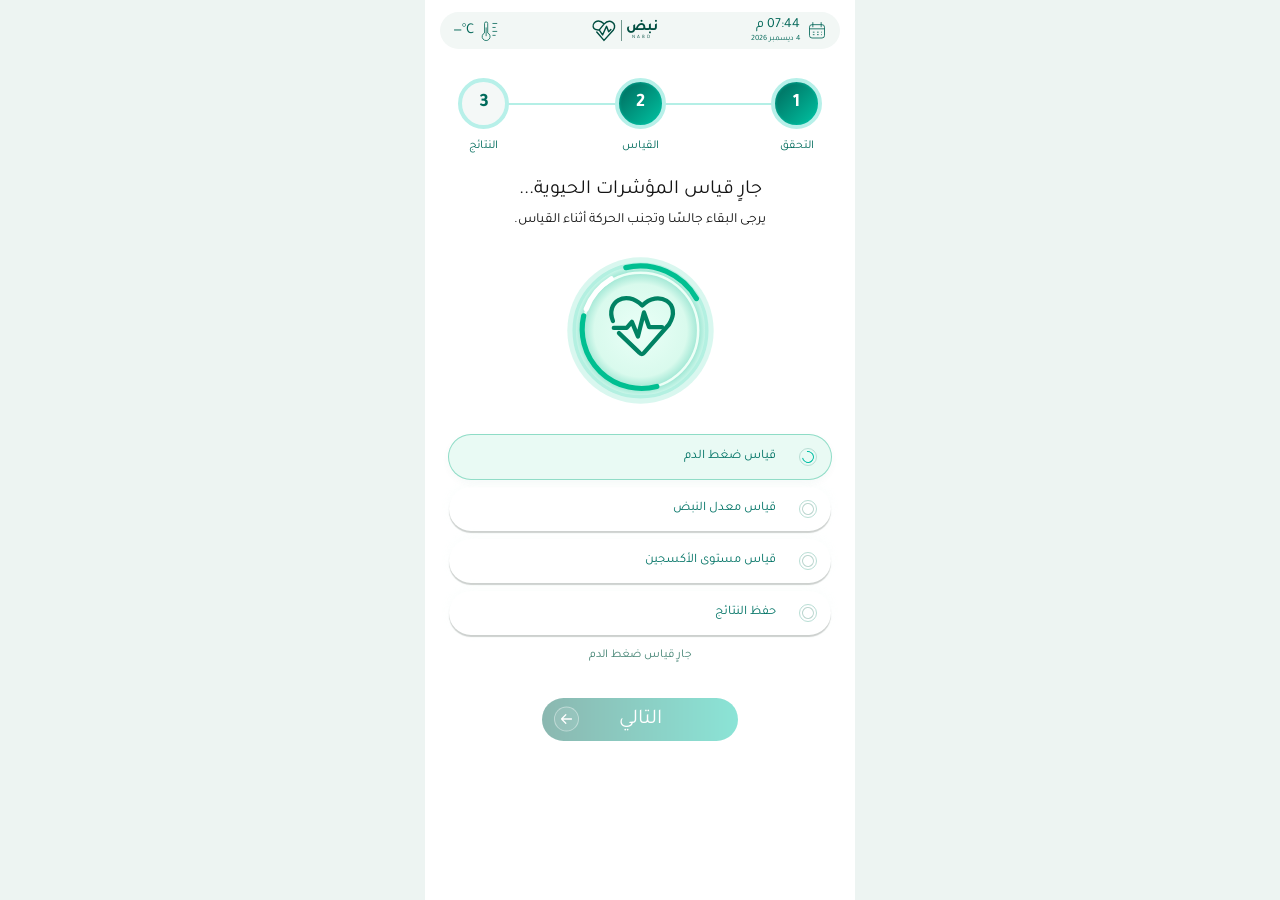
<file: measuring.html>
<!doctype html><html lang="ar" dir="rtl"><head><meta charset="utf-8"><meta name="viewport" content="width=device-width,initial-scale=1"><title>قياس المؤشرات الحيوية | نبض</title><style>
*{box-sizing:border-box}body{margin:0;background:#edf4f2;font-family:Tahoma,Arial,sans-serif;color:#141414}.screen{max-width:430px;min-height:100svh;background:#fff;margin:auto;padding:16px 14px 50px}.status{height:37px;border-radius:30px;background:#f2f7f5;color:#006657;display:flex;align-items:center;justify-content:space-between;padding:3px 13px}.date{display:flex;align-items:center;gap:7px}.date svg{width:20px;height:21px}.date strong{font-size:14px;font-weight:400;display:block}.date small{display:block;font-size:8px}.weather{display:flex;align-items:center;gap:5px;direction:ltr;font-size:15px}.weather svg{width:19px;height:24px}.logo{color:#004d40;text-decoration:none;display:flex;align-items:center;gap:4px;direction:ltr}.logo svg{width:26px;height:26px}.wordmark{border-left:1px solid #73988f;padding-left:4px;text-align:center}.wordmark b{display:block;font-size:15px;line-height:1}.wordmark span{display:block;font-size:5px;letter-spacing:2px}.steps{position:relative;display:flex;justify-content:space-between;list-style:none;padding:0;margin:37px 29px 0;color:#006b5c}.steps:before{content:'';position:absolute;top:29px;left:30px;right:30px;height:2px;background:#b4efe6}.steps li{position:relative;text-align:center;z-index:1}.step{width:61px;height:61px;border:5px solid #b7f0e9;border-radius:50%;background:#f4f8f7;display:grid;place-items:center;font-size:22px;font-weight:bold}.current .step{color:white;background:linear-gradient(135deg,#00685b,#00c4a3);box-shadow:inset 0 0 3px #00bda4}.label{display:block;margin-top:10px;font-size:12px}h1{text-align:center;font-size:23px;font-weight:500;margin:38px 0 17px}.instruction{text-align:center;font-size:14px;line-height:1.8;margin:0 -2px}.scanner{width:184px;height:184px;margin:44px auto 0;display:block}.waiting{text-align:center;color:#168675;font-size:15px;margin:25px 0 38px}.continue{position:relative;display:block;border:0;border-radius:30px;background:linear-gradient(90deg,#006153,#00c5a8);color:#fff;width:72%;height:45px;margin:auto;font:22px Tahoma,Arial,sans-serif;box-shadow:0 2px 3px #c8dedb;cursor:pointer}.continue span{position:absolute;left:22px;top:12px;width:22px;height:22px;border-radius:50%;background:white;color:#006e5e;font-size:22px;line-height:19px}a:focus-visible,button:focus-visible{outline:3px solid #e5ac42;outline-offset:5px}dialog{border:0;border-radius:20px;padding:25px;max-width:350px;width:88%;text-align:center;color:#005c4e}dialog::backdrop{background:#003f3655}dialog h2{font-size:21px}dialog p{font-size:15px;line-height:1.9}dialog button{border:0;border-radius:20px;background:#007663;color:white;padding:10px 26px;font:inherit;cursor:pointer}@media(max-width:320px){.screen{padding:10px 9px 40px}.status{height:24px;padding:2px 9px}.date{gap:4px}.date svg{width:14px;height:16px}.date strong{font-size:10px}.date small{font-size:6px}.weather{font-size:11px;gap:3px}.weather svg{width:13px;height:17px}.logo svg{width:19px;height:19px}.wordmark b{font-size:10px}.wordmark span{font-size:4px;letter-spacing:1px}.steps{margin:23px 19px 0}.steps:before{top:19px;left:20px;right:20px}.step{width:40px;height:40px;border-width:3px;font-size:15px}.label{font-size:8px;margin-top:7px}h1{font-size:16px;margin:25px 0 10px}.instruction{font-size:10px}.scanner{width:120px;height:120px;margin-top:29px}.waiting{font-size:11px;margin:16px 0 25px}.continue{height:30px;font-size:16px}.continue span{width:15px;height:15px;font-size:16px;line-height:13px;left:15px;top:7px}}

.screen{position:relative;isolation:isolate;overflow:hidden;padding:16px 20px 140px;min-height:100svh}.waves{position:absolute;bottom:0;left:0;width:100%;height:125px;z-index:-1}.welcome{display:flex;align-items:flex-start;gap:10px;margin:49px 0 31px}.avatar{width:40px;height:40px;flex:none;background:#d1eee7;border-radius:50%;padding:6px;color:#095e50}.welcome h1{font-size:22px;text-align:right;margin:3px 0 4px}.welcome p{font-size:13px;line-height:1.7;margin:0;color:#555}.feature{position:relative;width:100%;border:0;border-radius:13px;background:linear-gradient(110deg,#006151,#20866f);color:white;display:flex;align-items:center;gap:13px;text-align:right;padding:18px 19px 24px;cursor:pointer;font:inherit}.feature svg{width:52px;height:52px;color:#84ffdc;flex:none}.feature strong{font-size:15px}.feature p{font-size:12px;color:#b8eee0;margin:6px 0 0}.arrow{position:absolute;left:14px;bottom:12px;background:white;color:#006c5a;border-radius:50%;width:20px;height:20px;text-align:center}.tiles{display:grid;grid-template-columns:1fr 1fr;gap:7px;margin-top:33px}.tile{border:0;border-radius:26px;background:#e2f6f0;color:#007358;min-height:135px;padding:21px 8px;cursor:pointer;font:inherit}.tile svg{display:block;width:55px;height:55px;margin:0 auto 12px}.tile strong{font-size:14px}.steps{margin:29px 18px 0}.step{width:51px;height:51px;border-width:4px;font-size:19px}.steps:before{top:25px}.label{font-size:12px}.exam-title{font-size:22px;margin:23px 0 17px}.exam-sub{font-size:13px;text-align:right;margin-bottom:27px;padding-right:6px}.instructions{padding:0;margin:0;list-style:none;display:grid;gap:16px}.instructions li{min-height:61px;border-radius:40px;box-shadow:0 2px 1px #ccc,0 -5px 15px #e9f7f433;display:flex;align-items:center;gap:22px;padding:7px 20px;font-size:13px}.instructions svg{width:46px;height:46px;flex:none;padding:8px;background:linear-gradient(#e1f7f1,#c0eade);color:#005d4d;border-radius:50%;box-shadow:0 3px 4px #c3e9df}.start{display:block;width:76%;margin:30px auto 0;border:0;border-radius:24px;background:linear-gradient(90deg,#006355,#00c8aa);color:white;font:21px Tahoma,Arial,sans-serif;min-height:39px;position:relative;cursor:pointer;box-shadow:0 2px 3px #c8ddd7}.start .arrow{bottom:10px;left:19px;font-size:19px}@media(min-width:400px){.welcome{margin-top:60px}.tile{min-height:160px}.instructions li{min-height:72px}.waves{height:145px}}.screen{padding:12px 15px 40px}.steps{margin-top:29px}.measuring-title{font-size:16px;font-weight:400;margin:25px 0 7px}.measuring-sub{text-align:center;font-size:13px;margin:0;line-height:1.7}.scan{display:block;width:125px;height:125px;margin:12px auto 20px}.progress-list{list-style:none;padding:0 9px;margin:0;display:grid;gap:8px}.progress-list li{position:relative;display:flex;align-items:center;justify-content:flex-start;gap:20px;min-height:36px;padding:7px 14px;color:#007365;border-radius:30px;box-shadow:0 2px 1px #ccd0ce,0 -3px 12px #ecf8f633;font-size:13px}.progress-list .state{display:grid;place-items:center;flex:none;width:18px;height:18px;border-radius:50%;color:white;background:#00c4aa;font-size:14px}.progress-list .pending{background:transparent;border:1px solid #79e7d7;color:#00bfa5;font-size:13px}.progress-list .pending:before{content:'';width:10px;height:10px;border:1px solid currentColor;border-left-color:transparent;border-radius:50%;transform:rotate(35deg)}.progress-list .text{flex:1;text-align:right;padding-right:3px}.next{display:block;position:relative;width:49%;height:38px;margin:25px auto 0;border:0;border-radius:25px;background:linear-gradient(90deg,#006252,#00c4a6);box-shadow:0 2px 3px #c3dcd7;color:#fff;font:21px Tahoma,Arial,sans-serif;cursor:pointer}.next .arrow{left:12px;bottom:10px;width:16px;height:16px;font-size:16px;line-height:14px}@media(min-width:400px){.scan{width:155px;height:155px;margin:20px auto 27px}.progress-list li{min-height:44px}.measuring-title{font-size:20px}.measuring-sub{font-size:14px}.next{margin-top:30px}}.progress-list li{transition:background .25s,box-shadow .25s}.progress-list li.active{background:#e9faf4;box-shadow:0 0 0 1px #8edcc6,0 3px 8px #0068580c}.progress-list li.done{background:#f5fcf9}.progress-list .pending{border-color:#b9ded5}.progress-list .active .pending:before{animation:measurement-spin .8s linear infinite}.progress-list .queued .pending:before{border-color:#bdd7d0}.measurement-status{text-align:center;color:#438373;font-size:12px;min-height:20px;margin:13px 0 0}.next{display:flex;align-items:center;justify-content:center;min-height:43px;padding:7px 40px;line-height:1.4}.next:disabled{opacity:.45;cursor:wait;box-shadow:none}.next .arrow{position:absolute;left:12px;top:50%;bottom:auto;transform:translateY(-50%);display:grid;place-items:center;width:25px;height:25px;background:#ffffff18;color:white;border:1px solid #ffffff65;border-radius:50%}.next .arrow svg{width:17px;height:17px;display:block}@keyframes measurement-spin{to{transform:rotate(395deg)}}@media(prefers-reduced-motion:reduce){.progress-list .active .pending:before{animation:none}.progress-list li{transition:none}}</style><link rel="stylesheet" href="typography.css"><link rel="stylesheet" href="direction.css"></head><body><main class="screen"><header class="status"><div class="date"><svg viewBox="0 0 24 24" fill="none" stroke="currentColor"><rect x="3" y="5" width="18" height="16" rx="3"/><path d="M7 2v6m10-6v6M3 10h18m-14 4h2m3 0h2m3 0h1M7 17h2m3 0h2m3 0h1"/></svg><div><strong data-live-time>—</strong><small data-live-date>—</small></div></div>
<a class="logo" href="index.html" aria-label="نبض — الصفحة الرئيسية"><svg viewBox="0 0 72 66" fill="none" stroke="currentColor" stroke-width="4" stroke-linecap="round" stroke-linejoin="round"><path d="M36 13C18-5 0 13 8 26c3 5 9 4 15 4L36 14c16-18 38-1 26 16L36 59 16 36"/><path d="m24 32 8 12 11-24 6 15 6-6"/></svg><div class="wordmark"><b>نبض</b><span>NABD</span></div></a>
<div class="weather"><span data-temperature>—°C</span><svg viewBox="0 0 24 27" fill="none" stroke="currentColor"><path d="M7 4a2 2 0 0 1 4 0v12a5 5 0 1 1-4 0ZM9 9v11m8-16h6m-6 5h4m-4 5h6m-6 5h4"/></svg></div></header><ol class="steps" aria-label="خطوات القياس"><li class="current"><span class="step">1</span><span class="label" data-en="Verify">التحقق</span></li><li class="current" aria-current="step"><span class="step">2</span><span class="label" data-en="Measure">القياس</span></li><li><span class="step">3</span><span class="label" data-en="Results">النتائج</span></li></ol><h1 class="measuring-title" data-en="Measuring vital signs…">جارٍ قياس المؤشرات الحيوية...</h1><p class="measuring-sub" data-en="Please stay seated and avoid moving during measurement.">يرجى البقاء جالسًا وتجنب الحركة أثناء القياس.</p><svg class="scan" viewBox="0 0 180 180" fill="none" aria-hidden="true"><defs><radialGradient id="a"><stop stop-color="#eafff7"/><stop offset=".7" stop-color="#d9faed"/><stop offset=".88" stop-color="#9de6d3"/><stop offset="1" stop-color="#d2f9ed"/></radialGradient></defs><circle cx="90" cy="90" r="85" fill="#d9f7ef"/><circle cx="90" cy="90" r="77" fill="url(#a)" stroke="#b3f0e1" stroke-width="4"/><circle cx="90" cy="90" r="67" stroke="#edfff7" stroke-width="3"/><path d="M73 17a75 75 0 0 1 82 36M109 155a69 69 0 0 1-85-82" stroke="#00bf91" stroke-width="6" stroke-linecap="round"/><path d="M27 65a70 70 0 0 1 29-35" stroke="#fff" stroke-width="6" stroke-linecap="round"/><g stroke="#008263" stroke-width="5" stroke-linecap="round" stroke-linejoin="round"><path d="M58 79c-9-22 15-37 34-18 18-19 47-3 31 22l-29 33a3 3 0 0 1-5 0L65 93"/><path d="M59 87h15l6-7 7 17 7-28 6 17h15"/></g></svg><ul class="progress-list" aria-label="محاكاة توضيحية لحالة القياس"><li><span class="state " aria-label="مكتمل — توضيحي">✓</span><span class="text" data-en="Blood pressure">قياس ضغط الدم</span></li><li><span class="state " aria-label="مكتمل — توضيحي">✓</span><span class="text" data-en="Heart rate">قياس معدل النبض</span></li><li><span class="state pending" aria-label="قيد الانتظار"></span><span class="text" data-en="Oxygen level">قياس مستوى الأكسجين</span></li><li><span class="state pending" aria-label="قيد الانتظار"></span><span class="text" data-en="Saving results">حفظ النتائج</span></li></ul><button class="next" id="next" disabled><span data-en="Next">التالي</span><span class="arrow" aria-hidden="true"><svg viewBox="0 0 24 24" fill="none" stroke="currentColor" stroke-width="1.8" stroke-linecap="round" stroke-linejoin="round"><path d="M19 12H5m6-6-6 6 6 6"/></svg></span></button></main><dialog id="notice"><h2 data-en="Measurement preview">معاينة القياس</h2><p data-en="These are sample progress indicators. No measurements were taken or saved. The results page will be added with the next design.">حالات القياس المعروضة توضيحية. لم تُؤخذ أو تُحفظ أي قراءات فعلية. ستُضاف صفحة النتائج عند تجهيز تصميمها.</p><button id="close" data-en="OK">حسنًا</button></dialog><script>const lang=new URLSearchParams(location.search).get('lang')==='en'?'en':'ar';document.documentElement.lang=lang;document.documentElement.dir=lang==='ar'?'rtl':'ltr';document.querySelectorAll('[data-en]').forEach(el=>{if(lang==='en')el.textContent=el.dataset.en});document.querySelector('.logo').href='index.html?lang='+lang;const notice=document.querySelector('#notice');document.querySelector('#next').onclick=()=>location.href='results.html?lang='+lang+'&scenario='+encodeURIComponent(new URLSearchParams(location.search).get('scenario')||'good');document.querySelector('#close').onclick=()=>notice.close();notice.onclick=e=>{if(e.target===notice)notice.close()};</script><script src="live-status.js"></script><script src="measurement-progress.js"></script></body></html>
</file>
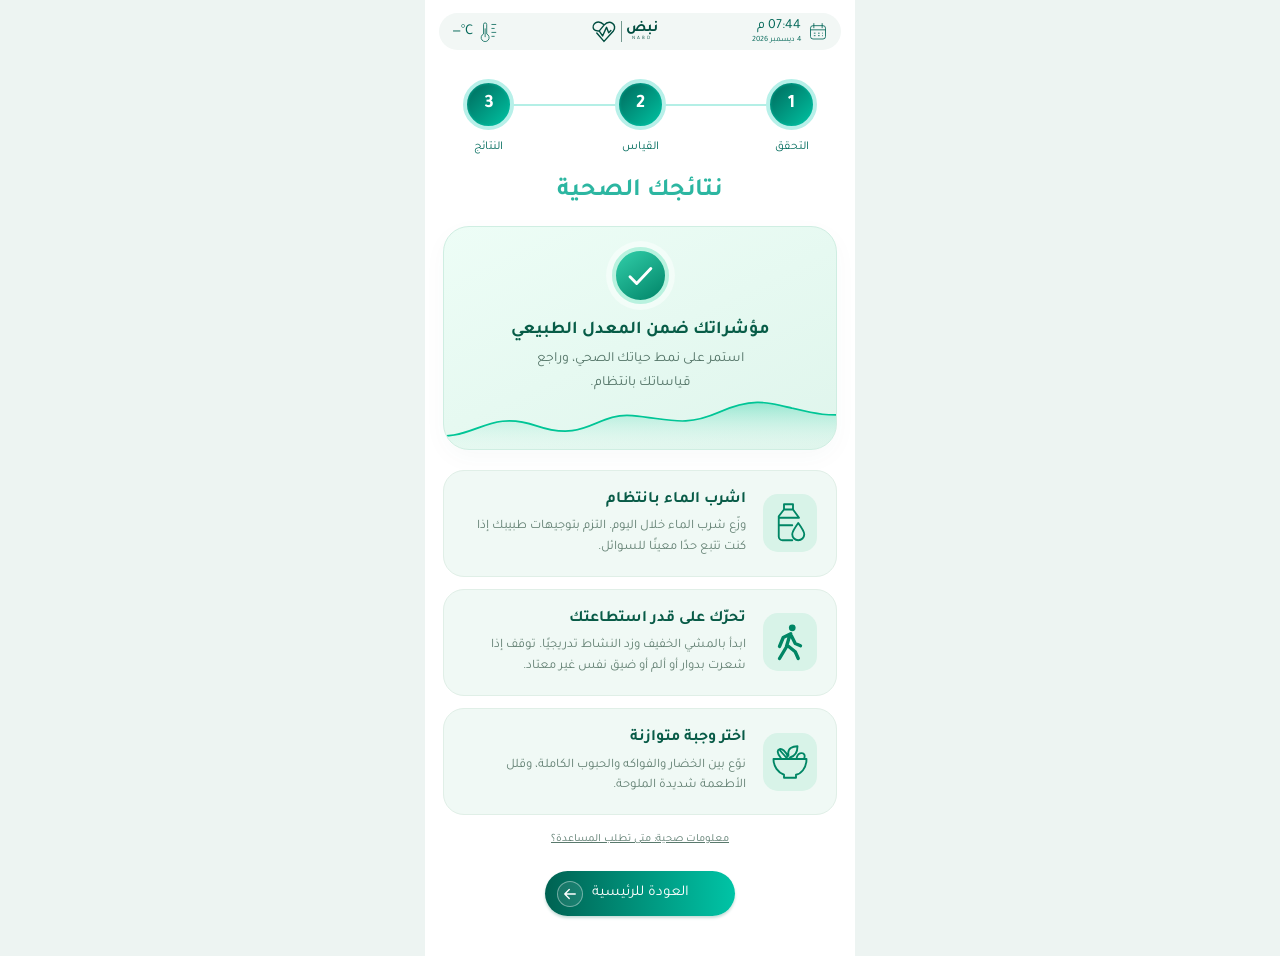
<file: recommendations.html>
<!doctype html><html lang="ar" dir="rtl"><head><meta charset="utf-8"><meta name="viewport" content="width=device-width,initial-scale=1"><title>التوصيات الصحية | نبض</title><style>
*{box-sizing:border-box}body{margin:0;background:#edf4f2;font-family:Tahoma,Arial,sans-serif;color:#141414}.screen{max-width:430px;min-height:100svh;background:#fff;margin:auto;padding:16px 14px 50px}.status{height:37px;border-radius:30px;background:#f2f7f5;color:#006657;display:flex;align-items:center;justify-content:space-between;padding:3px 13px}.date{display:flex;align-items:center;gap:7px}.date svg{width:20px;height:21px}.date strong{font-size:14px;font-weight:400;display:block}.date small{display:block;font-size:8px}.weather{display:flex;align-items:center;gap:5px;direction:ltr;font-size:15px}.weather svg{width:19px;height:24px}.logo{color:#004d40;text-decoration:none;display:flex;align-items:center;gap:4px;direction:ltr}.logo svg{width:26px;height:26px}.wordmark{border-left:1px solid #73988f;padding-left:4px;text-align:center}.wordmark b{display:block;font-size:15px;line-height:1}.wordmark span{display:block;font-size:5px;letter-spacing:2px}.steps{position:relative;display:flex;justify-content:space-between;list-style:none;padding:0;margin:37px 29px 0;color:#006b5c}.steps:before{content:'';position:absolute;top:29px;left:30px;right:30px;height:2px;background:#b4efe6}.steps li{position:relative;text-align:center;z-index:1}.step{width:61px;height:61px;border:5px solid #b7f0e9;border-radius:50%;background:#f4f8f7;display:grid;place-items:center;font-size:22px;font-weight:bold}.current .step{color:white;background:linear-gradient(135deg,#00685b,#00c4a3);box-shadow:inset 0 0 3px #00bda4}.label{display:block;margin-top:10px;font-size:12px}h1{text-align:center;font-size:23px;font-weight:500;margin:38px 0 17px}.instruction{text-align:center;font-size:14px;line-height:1.8;margin:0 -2px}.scanner{width:184px;height:184px;margin:44px auto 0;display:block}.waiting{text-align:center;color:#168675;font-size:15px;margin:25px 0 38px}.continue{position:relative;display:block;border:0;border-radius:30px;background:linear-gradient(90deg,#006153,#00c5a8);color:#fff;width:72%;height:45px;margin:auto;font:22px Tahoma,Arial,sans-serif;box-shadow:0 2px 3px #c8dedb;cursor:pointer}.continue span{position:absolute;left:22px;top:12px;width:22px;height:22px;border-radius:50%;background:white;color:#006e5e;font-size:22px;line-height:19px}a:focus-visible,button:focus-visible{outline:3px solid #e5ac42;outline-offset:5px}dialog{border:0;border-radius:20px;padding:25px;max-width:350px;width:88%;text-align:center;color:#005c4e}dialog::backdrop{background:#003f3655}dialog h2{font-size:21px}dialog p{font-size:15px;line-height:1.9}dialog button{border:0;border-radius:20px;background:#007663;color:white;padding:10px 26px;font:inherit;cursor:pointer}@media(max-width:320px){.screen{padding:10px 9px 40px}.status{height:24px;padding:2px 9px}.date{gap:4px}.date svg{width:14px;height:16px}.date strong{font-size:10px}.date small{font-size:6px}.weather{font-size:11px;gap:3px}.weather svg{width:13px;height:17px}.logo svg{width:19px;height:19px}.wordmark b{font-size:10px}.wordmark span{font-size:4px;letter-spacing:1px}.steps{margin:23px 19px 0}.steps:before{top:19px;left:20px;right:20px}.step{width:40px;height:40px;border-width:3px;font-size:15px}.label{font-size:8px;margin-top:7px}h1{font-size:16px;margin:25px 0 10px}.instruction{font-size:10px}.scanner{width:120px;height:120px;margin-top:29px}.waiting{font-size:11px;margin:16px 0 25px}.continue{height:30px;font-size:16px}.continue span{width:15px;height:15px;font-size:16px;line-height:13px;left:15px;top:7px}}

.screen{position:relative;isolation:isolate;overflow:hidden;padding:16px 20px 140px;min-height:100svh}.waves{position:absolute;bottom:0;left:0;width:100%;height:125px;z-index:-1}.welcome{display:flex;align-items:flex-start;gap:10px;margin:49px 0 31px}.avatar{width:40px;height:40px;flex:none;background:#d1eee7;border-radius:50%;padding:6px;color:#095e50}.welcome h1{font-size:22px;text-align:right;margin:3px 0 4px}.welcome p{font-size:13px;line-height:1.7;margin:0;color:#555}.feature{position:relative;width:100%;border:0;border-radius:13px;background:linear-gradient(110deg,#006151,#20866f);color:white;display:flex;align-items:center;gap:13px;text-align:right;padding:18px 19px 24px;cursor:pointer;font:inherit}.feature svg{width:52px;height:52px;color:#84ffdc;flex:none}.feature strong{font-size:15px}.feature p{font-size:12px;color:#b8eee0;margin:6px 0 0}.arrow{position:absolute;left:14px;bottom:12px;background:white;color:#006c5a;border-radius:50%;width:20px;height:20px;text-align:center}.tiles{display:grid;grid-template-columns:1fr 1fr;gap:7px;margin-top:33px}.tile{border:0;border-radius:26px;background:#e2f6f0;color:#007358;min-height:135px;padding:21px 8px;cursor:pointer;font:inherit}.tile svg{display:block;width:55px;height:55px;margin:0 auto 12px}.tile strong{font-size:14px}.steps{margin:29px 18px 0}.step{width:51px;height:51px;border-width:4px;font-size:19px}.steps:before{top:25px}.label{font-size:12px}.exam-title{font-size:22px;margin:23px 0 17px}.exam-sub{font-size:13px;text-align:right;margin-bottom:27px;padding-right:6px}.instructions{padding:0;margin:0;list-style:none;display:grid;gap:16px}.instructions li{min-height:61px;border-radius:40px;box-shadow:0 2px 1px #ccc,0 -5px 15px #e9f7f433;display:flex;align-items:center;gap:22px;padding:7px 20px;font-size:13px}.instructions svg{width:46px;height:46px;flex:none;padding:8px;background:linear-gradient(#e1f7f1,#c0eade);color:#005d4d;border-radius:50%;box-shadow:0 3px 4px #c3e9df}.start{display:block;width:76%;margin:30px auto 0;border:0;border-radius:24px;background:linear-gradient(90deg,#006355,#00c8aa);color:white;font:21px Tahoma,Arial,sans-serif;min-height:39px;position:relative;cursor:pointer;box-shadow:0 2px 3px #c8ddd7}.start .arrow{bottom:10px;left:19px;font-size:19px}@media(min-width:400px){.welcome{margin-top:60px}.tile{min-height:160px}.instructions li{min-height:72px}.waves{height:145px}}.screen{padding:12px 15px 40px}.steps{margin-top:29px}.measuring-title{font-size:16px;font-weight:400;margin:25px 0 7px}.measuring-sub{text-align:center;font-size:13px;margin:0;line-height:1.7}.scan{display:block;width:125px;height:125px;margin:12px auto 20px}.progress-list{list-style:none;padding:0 9px;margin:0;display:grid;gap:8px}.progress-list li{position:relative;display:flex;align-items:center;justify-content:flex-start;gap:20px;min-height:36px;padding:7px 14px;color:#007365;border-radius:30px;box-shadow:0 2px 1px #ccd0ce,0 -3px 12px #ecf8f633;font-size:13px}.progress-list .state{display:grid;place-items:center;flex:none;width:18px;height:18px;border-radius:50%;color:white;background:#00c4aa;font-size:14px}.progress-list .pending{background:transparent;border:1px solid #79e7d7;color:#00bfa5;font-size:13px}.progress-list .pending:before{content:'';width:10px;height:10px;border:1px solid currentColor;border-left-color:transparent;border-radius:50%;transform:rotate(35deg)}.progress-list .text{flex:1;text-align:right;padding-right:3px}.next{display:block;position:relative;width:49%;height:38px;margin:25px auto 0;border:0;border-radius:25px;background:linear-gradient(90deg,#006252,#00c4a6);box-shadow:0 2px 3px #c3dcd7;color:#fff;font:21px Tahoma,Arial,sans-serif;cursor:pointer}.next .arrow{left:12px;bottom:10px;width:16px;height:16px;font-size:16px;line-height:14px}@media(min-width:400px){.scan{width:155px;height:155px;margin:20px auto 27px}.progress-list li{min-height:44px}.measuring-title{font-size:20px}.measuring-sub{font-size:14px}.next{margin-top:30px}}.screen{padding:12px 16px 48px}.steps{margin:29px 24px 0}.results-heading{font-size:22px;font-weight:bold;color:#2cb6a1;margin:20px 0 4px}.summary{text-align:center;font-size:13px;line-height:1.6;margin:0 -5px 12px}.results-grid{display:grid;grid-template-columns:1fr 1fr;gap:10px;margin:0 16px}.result-card{border-radius:27px;background:#f2f6f5;min-height:169px;padding:10px 12px;overflow:hidden}.card-heading{display:flex;align-items:center;gap:6px;justify-content:center;font-size:14px;white-space:nowrap;margin:0;font-weight:400}.result-icon{width:29px;height:29px;flex:none;color:#006e55;background:#c4f6e7;border-radius:9px;padding:3px}.pulse-value{display:block;text-align:center;font-size:29px;line-height:1;margin:18px 0 6px;color:#000}.unit{text-align:center;display:block;color:#555;font-size:11px}.normal{text-align:center;color:#00b69c;font-size:12px;margin:10px 0 12px}.gauge{height:11px;border-radius:10px;background:linear-gradient(90deg,#ff0800,#ffcc00 68%,#006350);position:relative;direction:ltr}.gauge:after{content:'';position:absolute;right:5%;top:-6px;border-left:4px solid transparent;border-right:4px solid transparent;border-top:6px solid #090c0b}.pressure-body{display:flex;direction:ltr;align-items:center;justify-content:space-between;margin-top:14px;gap:5px}.pressure-value{font-size:20px;white-space:nowrap;color:#000}.pressure-unit{font-size:10px;display:block;text-align:center;color:#666}.pressure-scale{display:flex;align-items:stretch;gap:5px;height:86px;flex:none}.pressure-bar{position:relative;width:16px;background:linear-gradient(#fa0000,#f6e200 46%,#00ae55 75%,#b2ed87);border-radius:10px 10px 0 0;clip-path:polygon(0 0,100% 0,48% 100%)}.scale-labels{display:flex;flex-direction:column;justify-content:space-between;font-size:6px;color:#244138;position:relative;padding:3px 0}.scale-labels:before{content:'◀';position:absolute;left:-9px;top:39px;color:#004e3f;font-size:10px}.oxygen{grid-column:1/-1;min-height:86px;display:flex;direction:ltr;gap:9px;align-items:center;padding:8px 13px}.oxygen-info{flex:1;min-width:0;direction:rtl}.oxygen .card-heading{font-size:13px;justify-content:flex-start}.oxygen .result-icon{width:25px;height:25px}.oxygen .normal{margin:0 0 10px}.oxygen .gauge:after{right:6%}.donut{width:68px;height:68px;flex:none;border-radius:50%;background:conic-gradient(from 90deg,#008d77 0 97%,#d7ebe5 97%);display:grid;place-items:center}.donut span{display:grid;place-items:center;width:39px;height:39px;background:#f2f6f5;border-radius:50%;font-size:12px;color:black}.demo-note{font-size:10px;text-align:center;color:#6b817b;margin:13px 0 0}.recommendations{display:block;position:relative;margin:30px auto 0;background:linear-gradient(90deg,#006456,#00c5a7);border:0;border-radius:30px;color:white;min-height:38px;min-width:154px;padding:9px 20px 9px 43px;font:13px Tahoma,Arial,sans-serif;box-shadow:0 2px 3px #d4e5df;cursor:pointer}.recommendations .arrow{left:12px;bottom:11px;width:16px;height:16px;font-size:16px;line-height:14px}@media(min-width:400px){.result-card{min-height:195px}.oxygen{min-height:100px}.results-grid{gap:13px}.pressure-body{margin-top:24px}.pulse-value{margin-top:27px}.recommendations{margin-top:40px}}.screen{padding:13px 14px 45px}.steps{margin:29px 24px 0}.results-heading{margin:20px 0 14px}.health-summary{position:relative;isolation:isolate;overflow:hidden;margin:0 7px;background:#e3f7f1;border-radius:25px;min-height:150px;text-align:center;padding:10px 12px 40px}.success{display:grid;place-items:center;width:45px;height:45px;margin:0 auto 5px;border-radius:50%;background:radial-gradient(circle at 25% 18%,#6ff4cc,#00a97f 55%,#00785a);box-shadow:inset 0 0 5px #78e4c8;color:white;font-size:34px;font-family:Arial,sans-serif}.health-summary h2{font-size:14px;margin:4px 0;font-weight:bold;color:#000}.health-summary p{font-size:11px;line-height:1.6;margin:0;color:#424b48}.mini-wave{position:absolute;bottom:0;left:0;width:100%;height:58px;z-index:-1}.advice-grid{display:grid;grid-template-columns:repeat(3,minmax(0,1fr));gap:8px;margin:11px 3px 0;direction:ltr}.advice{min-height:133px;border-radius:20px;background:#dcf7f2;text-align:center;padding:14px 5px 12px;direction:rtl}.advice svg{display:block;width:47px;height:50px;margin:0 auto 15px;color:#008665}.advice h2{font-size:8px;line-height:1.6;margin:0 0 2px;color:#141d19}.advice p{font-size:8px;line-height:1.6;margin:0;color:#465550}.demo-note{font-size:9px;margin:9px 0 0}.next{width:49%;margin:20px auto 0}.next .arrow{bottom:11px}.next .label-text{font-size:13px}@media(min-width:400px){.health-summary{min-height:180px;padding-top:15px}.health-summary h2{font-size:17px}.health-summary p{font-size:13px}.advice{min-height:165px;padding-top:18px}.advice h2{font-size:10px}.advice p{font-size:10px}.advice svg{width:57px;height:58px}.next{margin-top:26px}}</style><link rel="stylesheet" href="typography.css"><link rel="stylesheet" href="recommendations.css"><link rel="stylesheet" href="direction.css"></head><body><main class="screen"><header class="status"><div class="date"><svg viewBox="0 0 24 24" fill="none" stroke="currentColor"><rect x="3" y="5" width="18" height="16" rx="3"/><path d="M7 2v6m10-6v6M3 10h18m-14 4h2m3 0h2m3 0h1M7 17h2m3 0h2m3 0h1"/></svg><div><strong data-live-time>—</strong><small data-live-date>—</small></div></div>
<a class="logo" href="index.html" aria-label="نبض — الصفحة الرئيسية"><svg viewBox="0 0 72 66" fill="none" stroke="currentColor" stroke-width="4" stroke-linecap="round" stroke-linejoin="round"><path d="M36 13C18-5 0 13 8 26c3 5 9 4 15 4L36 14c16-18 38-1 26 16L36 59 16 36"/><path d="m24 32 8 12 11-24 6 15 6-6"/></svg><div class="wordmark"><b>نبض</b><span>NABD</span></div></a>
<div class="weather"><span data-temperature>—°C</span><svg viewBox="0 0 24 27" fill="none" stroke="currentColor"><path d="M7 4a2 2 0 0 1 4 0v12a5 5 0 1 1-4 0ZM9 9v11m8-16h6m-6 5h4m-4 5h6m-6 5h4"/></svg></div></header><ol class="steps" aria-label="خطوات القياس"><li class="current"><span class="step">1</span><span class="label" data-en="Verify">التحقق</span></li><li class="current"><span class="step">2</span><span class="label" data-en="Measure">القياس</span></li><li class="current" aria-current="step"><span class="step">3</span><span class="label" data-en="Results">النتائج</span></li></ol><h1 class="results-heading" data-en="Your health results">نتائجك الصحية</h1><section class="health-summary"><div class="success" aria-hidden="true"><svg viewBox="0 0 48 48" fill="none"><path d="m12 25 8 8 17-18" stroke="currentColor" stroke-width="3.5" stroke-linecap="round" stroke-linejoin="round"/></svg></div><h2 data-en="Your indicators are within the normal range">مؤشراتك ضمن المعدل الطبيعي</h2><p data-en="Maintain your healthy lifestyle and review your measurements regularly.">استمر على نمط حياتك الصحي، وراجع<br> قياساتك بانتظام.</p><svg class="mini-wave" viewBox="0 0 300 60" preserveAspectRatio="none" aria-hidden="true"><defs><linearGradient id="advice-wave" x1="0" y1="0" x2="0" y2="1"><stop stop-color="#6cdec0" stop-opacity=".65"/><stop offset="1" stop-color="#dff8f0" stop-opacity="0"/></linearGradient></defs><path d="M0 42C35 55 42 11 78 32S119 16 145 20 181 34 205 16 239 4 256 11 280 21 300 18V60H0Z" fill="url(#advice-wave)"/><path d="M0 42C35 55 42 11 78 32S119 16 145 20 181 34 205 16 239 4 256 11 280 21 300 18" fill="none" stroke="#00c596" stroke-width="2"/></svg></section><section class="advice-grid" aria-label="التوصيات"><article class="advice"><svg viewBox="0 0 56 56" fill="none" stroke="currentColor" stroke-width="3" stroke-linecap="round" stroke-linejoin="round" aria-hidden="true"><path d="M20 10V3h12v7M20 10l-7 9v27a5 5 0 0 0 5 5h13M13 21h27l-8-11H20M13 31h18"/><path d="M39 28s-8 11-8 15a8 8 0 0 0 16 0c0-4-8-15-8-15Z"/></svg><h2 data-en="Stay hydrated">حافظ على ترطيب جسمك</h2><p data-en="Drink water regularly throughout the day.">اشرب الماء بانتظام<br> خلال اليوم.</p></article><article class="advice"><svg viewBox="0 0 56 56" fill="none" stroke="currentColor" stroke-width="3" stroke-linecap="round" stroke-linejoin="round" aria-hidden="true"><circle cx="31" cy="9" r="4.5" fill="currentColor" stroke="none"/><path d="m29 17-10 5-5 12m14-16-5 17-9 15m11-17 10 8 4 9M30 20l5 10 7 3" stroke-width="4.5"/></svg><h2 data-en="Be physically active">مارس النشاط البدني</h2><p data-en="30 minutes a day at least.">30 دقيقة يوميًا<br> على الأقل.</p></article><article class="advice"><svg viewBox="0 0 56 56" fill="none" stroke="currentColor" stroke-width="3" stroke-linecap="round" stroke-linejoin="round" aria-hidden="true"><path d="M6 24h44c0 13-8 20-14 21v4H20v-4C12 42 6 34 6 24ZM16 23C4 9 20 5 25 21m1-2C24 9 32 7 38 7c0 9-3 13-10 15m9 0c2-8 13-8 10 1M15 13l8 9"/></svg><h2 data-en="Eat a balanced diet">اتبع تغذية متوازنة</h2><p data-en="Eat more fruit and vegetables, and reduce salt and fats.">أكثر من الخضار والفواكه<br> وقلل الملح والدهون.</p></article></section><button class="next" id="next"><span class="label-text" data-en="Back to home">العودة للرئيسية</span><span class="arrow" aria-hidden="true"><svg viewBox="0 0 24 24" fill="none" stroke="currentColor" stroke-width="1.8" stroke-linecap="round" stroke-linejoin="round"><path d="M19 12H5m6-6-6 6 6 6"/></svg></span></button></main><dialog id="notice"><h2 data-en="End of preview">نهاية المعاينة الحالية</h2><p data-en="The next page will be connected when its design is ready.">ستُربط الصفحة التالية عند تجهيز تصميمها.</p><button id="close" data-en="OK">حسنًا</button></dialog><script>const lang=new URLSearchParams(location.search).get('lang')==='en'?'en':'ar';document.documentElement.lang=lang;document.documentElement.dir=lang==='ar'?'rtl':'ltr';document.querySelectorAll('[data-en]').forEach(el=>{if(lang==='en')el.textContent=el.dataset.en});document.querySelector('.logo').href='index.html?lang='+lang;const notice=document.querySelector('#notice');document.querySelector('#next').onclick=()=>location.href='dashboard.html?lang='+lang;document.querySelector('#close').onclick=()=>notice.close();notice.onclick=e=>{if(e.target===notice)notice.close()};</script><script src="live-status.js"></script><script src="recommendation-content.js"></script></body></html>
</file>
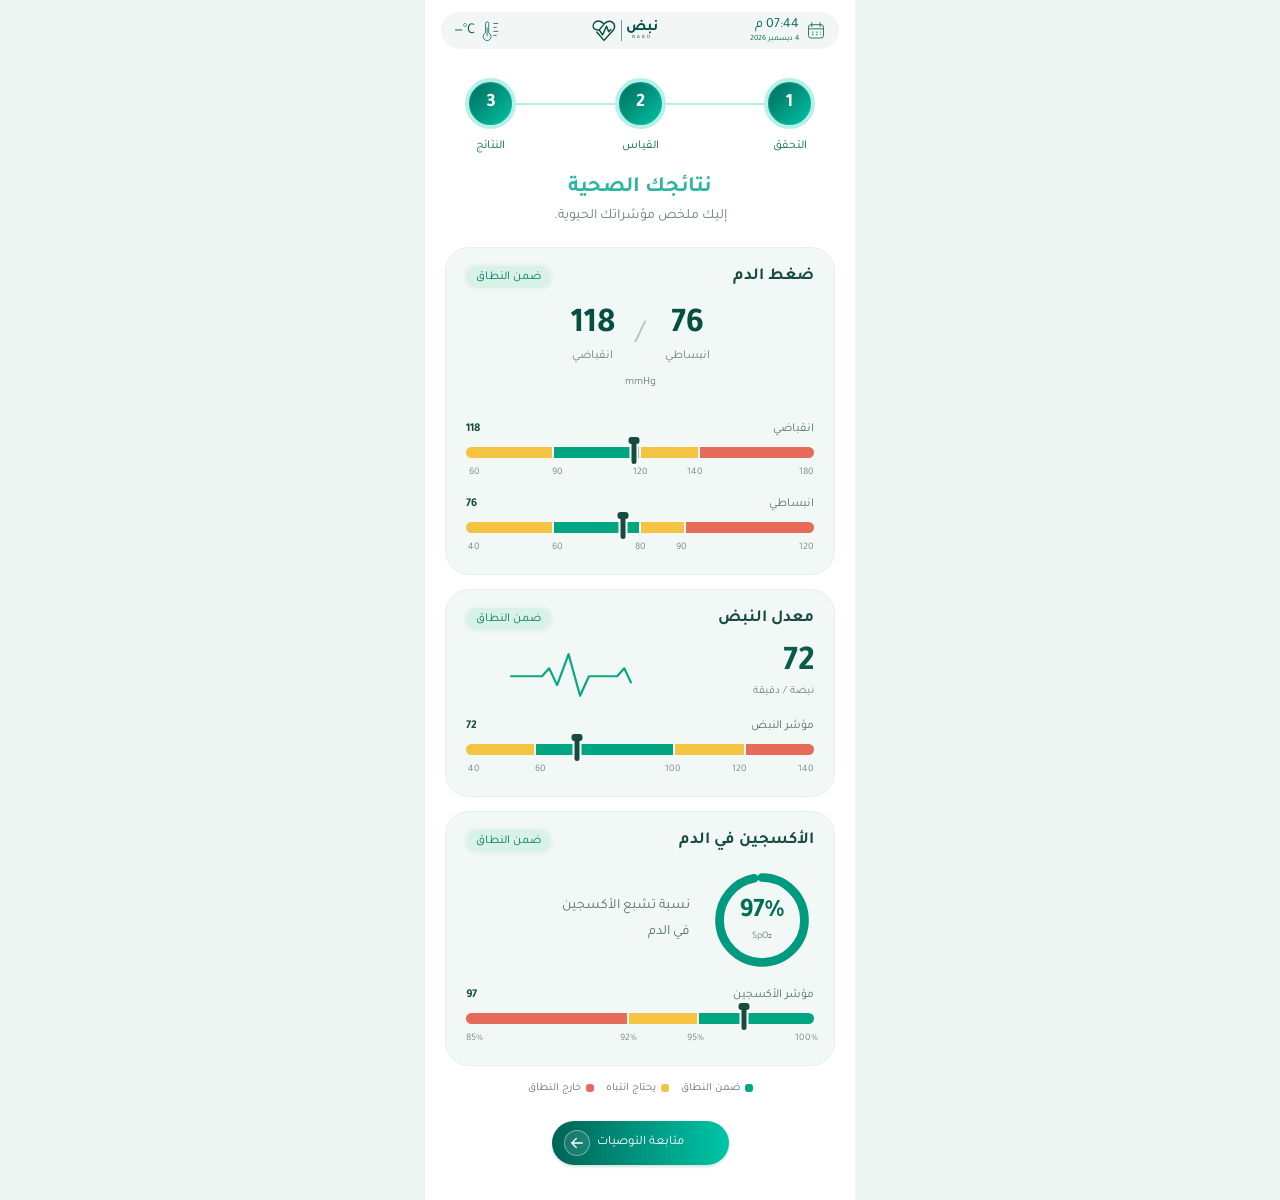
<file: results.html>
<!doctype html><html lang="ar" dir="rtl"><head><meta charset="utf-8"><meta name="viewport" content="width=device-width,initial-scale=1"><title>نتائجك الصحية | نبض</title><style>
*{box-sizing:border-box}body{margin:0;background:#edf4f2;font-family:Tahoma,Arial,sans-serif;color:#141414}.screen{max-width:430px;min-height:100svh;background:#fff;margin:auto;padding:16px 14px 50px}.status{height:37px;border-radius:30px;background:#f2f7f5;color:#006657;display:flex;align-items:center;justify-content:space-between;padding:3px 13px}.date{display:flex;align-items:center;gap:7px}.date svg{width:20px;height:21px}.date strong{font-size:14px;font-weight:400;display:block}.date small{display:block;font-size:8px}.weather{display:flex;align-items:center;gap:5px;direction:ltr;font-size:15px}.weather svg{width:19px;height:24px}.logo{color:#004d40;text-decoration:none;display:flex;align-items:center;gap:4px;direction:ltr}.logo svg{width:26px;height:26px}.wordmark{border-left:1px solid #73988f;padding-left:4px;text-align:center}.wordmark b{display:block;font-size:15px;line-height:1}.wordmark span{display:block;font-size:5px;letter-spacing:2px}.steps{position:relative;display:flex;justify-content:space-between;list-style:none;padding:0;margin:37px 29px 0;color:#006b5c}.steps:before{content:'';position:absolute;top:29px;left:30px;right:30px;height:2px;background:#b4efe6}.steps li{position:relative;text-align:center;z-index:1}.step{width:61px;height:61px;border:5px solid #b7f0e9;border-radius:50%;background:#f4f8f7;display:grid;place-items:center;font-size:22px;font-weight:bold}.current .step{color:white;background:linear-gradient(135deg,#00685b,#00c4a3);box-shadow:inset 0 0 3px #00bda4}.label{display:block;margin-top:10px;font-size:12px}h1{text-align:center;font-size:23px;font-weight:500;margin:38px 0 17px}.instruction{text-align:center;font-size:14px;line-height:1.8;margin:0 -2px}.scanner{width:184px;height:184px;margin:44px auto 0;display:block}.waiting{text-align:center;color:#168675;font-size:15px;margin:25px 0 38px}.continue{position:relative;display:block;border:0;border-radius:30px;background:linear-gradient(90deg,#006153,#00c5a8);color:#fff;width:72%;height:45px;margin:auto;font:22px Tahoma,Arial,sans-serif;box-shadow:0 2px 3px #c8dedb;cursor:pointer}.continue span{position:absolute;left:22px;top:12px;width:22px;height:22px;border-radius:50%;background:white;color:#006e5e;font-size:22px;line-height:19px}a:focus-visible,button:focus-visible{outline:3px solid #e5ac42;outline-offset:5px}dialog{border:0;border-radius:20px;padding:25px;max-width:350px;width:88%;text-align:center;color:#005c4e}dialog::backdrop{background:#003f3655}dialog h2{font-size:21px}dialog p{font-size:15px;line-height:1.9}dialog button{border:0;border-radius:20px;background:#007663;color:white;padding:10px 26px;font:inherit;cursor:pointer}@media(max-width:320px){.screen{padding:10px 9px 40px}.status{height:24px;padding:2px 9px}.date{gap:4px}.date svg{width:14px;height:16px}.date strong{font-size:10px}.date small{font-size:6px}.weather{font-size:11px;gap:3px}.weather svg{width:13px;height:17px}.logo svg{width:19px;height:19px}.wordmark b{font-size:10px}.wordmark span{font-size:4px;letter-spacing:1px}.steps{margin:23px 19px 0}.steps:before{top:19px;left:20px;right:20px}.step{width:40px;height:40px;border-width:3px;font-size:15px}.label{font-size:8px;margin-top:7px}h1{font-size:16px;margin:25px 0 10px}.instruction{font-size:10px}.scanner{width:120px;height:120px;margin-top:29px}.waiting{font-size:11px;margin:16px 0 25px}.continue{height:30px;font-size:16px}.continue span{width:15px;height:15px;font-size:16px;line-height:13px;left:15px;top:7px}}

.screen{position:relative;isolation:isolate;overflow:hidden;padding:16px 20px 140px;min-height:100svh}.waves{position:absolute;bottom:0;left:0;width:100%;height:125px;z-index:-1}.welcome{display:flex;align-items:flex-start;gap:10px;margin:49px 0 31px}.avatar{width:40px;height:40px;flex:none;background:#d1eee7;border-radius:50%;padding:6px;color:#095e50}.welcome h1{font-size:22px;text-align:right;margin:3px 0 4px}.welcome p{font-size:13px;line-height:1.7;margin:0;color:#555}.feature{position:relative;width:100%;border:0;border-radius:13px;background:linear-gradient(110deg,#006151,#20866f);color:white;display:flex;align-items:center;gap:13px;text-align:right;padding:18px 19px 24px;cursor:pointer;font:inherit}.feature svg{width:52px;height:52px;color:#84ffdc;flex:none}.feature strong{font-size:15px}.feature p{font-size:12px;color:#b8eee0;margin:6px 0 0}.arrow{position:absolute;left:14px;bottom:12px;background:white;color:#006c5a;border-radius:50%;width:20px;height:20px;text-align:center}.tiles{display:grid;grid-template-columns:1fr 1fr;gap:7px;margin-top:33px}.tile{border:0;border-radius:26px;background:#e2f6f0;color:#007358;min-height:135px;padding:21px 8px;cursor:pointer;font:inherit}.tile svg{display:block;width:55px;height:55px;margin:0 auto 12px}.tile strong{font-size:14px}.steps{margin:29px 18px 0}.step{width:51px;height:51px;border-width:4px;font-size:19px}.steps:before{top:25px}.label{font-size:12px}.exam-title{font-size:22px;margin:23px 0 17px}.exam-sub{font-size:13px;text-align:right;margin-bottom:27px;padding-right:6px}.instructions{padding:0;margin:0;list-style:none;display:grid;gap:16px}.instructions li{min-height:61px;border-radius:40px;box-shadow:0 2px 1px #ccc,0 -5px 15px #e9f7f433;display:flex;align-items:center;gap:22px;padding:7px 20px;font-size:13px}.instructions svg{width:46px;height:46px;flex:none;padding:8px;background:linear-gradient(#e1f7f1,#c0eade);color:#005d4d;border-radius:50%;box-shadow:0 3px 4px #c3e9df}.start{display:block;width:76%;margin:30px auto 0;border:0;border-radius:24px;background:linear-gradient(90deg,#006355,#00c8aa);color:white;font:21px Tahoma,Arial,sans-serif;min-height:39px;position:relative;cursor:pointer;box-shadow:0 2px 3px #c8ddd7}.start .arrow{bottom:10px;left:19px;font-size:19px}@media(min-width:400px){.welcome{margin-top:60px}.tile{min-height:160px}.instructions li{min-height:72px}.waves{height:145px}}.screen{padding:12px 15px 40px}.steps{margin-top:29px}.measuring-title{font-size:16px;font-weight:400;margin:25px 0 7px}.measuring-sub{text-align:center;font-size:13px;margin:0;line-height:1.7}.scan{display:block;width:125px;height:125px;margin:12px auto 20px}.progress-list{list-style:none;padding:0 9px;margin:0;display:grid;gap:8px}.progress-list li{position:relative;display:flex;align-items:center;justify-content:flex-start;gap:20px;min-height:36px;padding:7px 14px;color:#007365;border-radius:30px;box-shadow:0 2px 1px #ccd0ce,0 -3px 12px #ecf8f633;font-size:13px}.progress-list .state{display:grid;place-items:center;flex:none;width:18px;height:18px;border-radius:50%;color:white;background:#00c4aa;font-size:14px}.progress-list .pending{background:transparent;border:1px solid #79e7d7;color:#00bfa5;font-size:13px}.progress-list .pending:before{content:'';width:10px;height:10px;border:1px solid currentColor;border-left-color:transparent;border-radius:50%;transform:rotate(35deg)}.progress-list .text{flex:1;text-align:right;padding-right:3px}.next{display:block;position:relative;width:49%;height:38px;margin:25px auto 0;border:0;border-radius:25px;background:linear-gradient(90deg,#006252,#00c4a6);box-shadow:0 2px 3px #c3dcd7;color:#fff;font:21px Tahoma,Arial,sans-serif;cursor:pointer}.next .arrow{left:12px;bottom:10px;width:16px;height:16px;font-size:16px;line-height:14px}@media(min-width:400px){.scan{width:155px;height:155px;margin:20px auto 27px}.progress-list li{min-height:44px}.measuring-title{font-size:20px}.measuring-sub{font-size:14px}.next{margin-top:30px}}.screen{padding:12px 16px 48px}.steps{margin:29px 24px 0}.results-heading{font-size:22px;font-weight:bold;color:#2cb6a1;margin:20px 0 4px}.summary{text-align:center;font-size:13px;line-height:1.6;margin:0 -5px 12px}.results-grid{display:grid;grid-template-columns:1fr 1fr;gap:10px;margin:0 16px}.result-card{border-radius:27px;background:#f2f6f5;min-height:169px;padding:10px 12px;overflow:hidden}.card-heading{display:flex;align-items:center;gap:6px;justify-content:center;font-size:14px;white-space:nowrap;margin:0;font-weight:400}.result-icon{width:29px;height:29px;flex:none;color:#006e55;background:#c4f6e7;border-radius:9px;padding:3px}.pulse-value{display:block;text-align:center;font-size:29px;line-height:1;margin:18px 0 6px;color:#000}.unit{text-align:center;display:block;color:#555;font-size:11px}.normal{text-align:center;color:#00b69c;font-size:12px;margin:10px 0 12px}.gauge{height:11px;border-radius:10px;background:linear-gradient(90deg,#ff0800,#ffcc00 68%,#006350);position:relative;direction:ltr}.gauge:after{content:'';position:absolute;right:5%;top:-6px;border-left:4px solid transparent;border-right:4px solid transparent;border-top:6px solid #090c0b}.pressure-body{display:flex;direction:ltr;align-items:center;justify-content:space-between;margin-top:14px;gap:5px}.pressure-value{font-size:20px;white-space:nowrap;color:#000}.pressure-unit{font-size:10px;display:block;text-align:center;color:#666}.pressure-scale{display:flex;align-items:stretch;gap:5px;height:86px;flex:none}.pressure-bar{position:relative;width:16px;background:linear-gradient(#fa0000,#f6e200 46%,#00ae55 75%,#b2ed87);border-radius:10px 10px 0 0;clip-path:polygon(0 0,100% 0,48% 100%)}.scale-labels{display:flex;flex-direction:column;justify-content:space-between;font-size:6px;color:#244138;position:relative;padding:3px 0}.scale-labels:before{content:'◀';position:absolute;left:-9px;top:39px;color:#004e3f;font-size:10px}.oxygen{grid-column:1/-1;min-height:86px;display:flex;direction:ltr;gap:9px;align-items:center;padding:8px 13px}.oxygen-info{flex:1;min-width:0;direction:rtl}.oxygen .card-heading{font-size:13px;justify-content:flex-start}.oxygen .result-icon{width:25px;height:25px}.oxygen .normal{margin:0 0 10px}.oxygen .gauge:after{right:6%}.donut{width:68px;height:68px;flex:none;border-radius:50%;background:conic-gradient(from 90deg,#008d77 0 97%,#d7ebe5 97%);display:grid;place-items:center}.donut span{display:grid;place-items:center;width:39px;height:39px;background:#f2f6f5;border-radius:50%;font-size:12px;color:black}.demo-note{font-size:10px;text-align:center;color:#6b817b;margin:13px 0 0}.recommendations{display:block;position:relative;margin:30px auto 0;background:linear-gradient(90deg,#006456,#00c5a7);border:0;border-radius:30px;color:white;min-height:38px;min-width:154px;padding:9px 20px 9px 43px;font:13px Tahoma,Arial,sans-serif;box-shadow:0 2px 3px #d4e5df;cursor:pointer}.recommendations .arrow{left:12px;bottom:11px;width:16px;height:16px;font-size:16px;line-height:14px}@media(min-width:400px){.result-card{min-height:195px}.oxygen{min-height:100px}.results-grid{gap:13px}.pressure-body{margin-top:24px}.pulse-value{margin-top:27px}.recommendations{margin-top:40px}}</style><link rel="stylesheet" href="typography.css"><link rel="stylesheet" href="health-results.css"><link rel="stylesheet" href="direction.css"></head><body><main class="screen"><header class="status"><div class="date"><svg viewBox="0 0 24 24" fill="none" stroke="currentColor"><rect x="3" y="5" width="18" height="16" rx="3"/><path d="M7 2v6m10-6v6M3 10h18m-14 4h2m3 0h2m3 0h1M7 17h2m3 0h2m3 0h1"/></svg><div><strong data-live-time>—</strong><small data-live-date>—</small></div></div>
<a class="logo" href="index.html" aria-label="نبض — الصفحة الرئيسية"><svg viewBox="0 0 72 66" fill="none" stroke="currentColor" stroke-width="4" stroke-linecap="round" stroke-linejoin="round"><path d="M36 13C18-5 0 13 8 26c3 5 9 4 15 4L36 14c16-18 38-1 26 16L36 59 16 36"/><path d="m24 32 8 12 11-24 6 15 6-6"/></svg><div class="wordmark"><b>نبض</b><span>NABD</span></div></a>
<div class="weather"><span data-temperature>—°C</span><svg viewBox="0 0 24 27" fill="none" stroke="currentColor"><path d="M7 4a2 2 0 0 1 4 0v12a5 5 0 1 1-4 0ZM9 9v11m8-16h6m-6 5h4m-4 5h6m-6 5h4"/></svg></div></header><ol class="steps" aria-label="خطوات القياس"><li class="current"><span class="step">1</span><span class="label" data-en="Verify">التحقق</span></li><li class="current"><span class="step">2</span><span class="label" data-en="Measure">القياس</span></li><li class="current" aria-current="step"><span class="step">3</span><span class="label" data-en="Results">النتائج</span></li></ol><h1 class="results-heading" data-en="Your health results">نتائجك الصحية</h1><p class="summary" data-en="Here is a summary of your vital signs.">إليك ملخص مؤشراتك الحيوية.</p><section class="health-results" id="health-results" aria-label="ملخص المؤشرات الصحية"></section><button class="recommendations" id="recommendations"><span data-en="View recommendations">متابعة التوصيات</span><span class="arrow" aria-hidden="true"><svg viewBox="0 0 24 24" fill="none" stroke="currentColor" stroke-width="1.8" stroke-linecap="round" stroke-linejoin="round"><path d="M19 12H5m6-6-6 6 6 6"/></svg></span></button></main><dialog id="notice"><h2 data-en="Recommendations">التوصيات</h2><p data-en="The recommendations page will be added when its design is ready.">ستُضاف صفحة التوصيات عند تجهيز تصميمها.</p><button id="close" data-en="OK">حسنًا</button></dialog><script>const lang=new URLSearchParams(location.search).get('lang')==='en'?'en':'ar';document.documentElement.lang=lang;document.documentElement.dir=lang==='ar'?'rtl':'ltr';document.querySelectorAll('[data-en]').forEach(el=>{if(lang==='en')el.textContent=el.dataset.en});document.querySelector('.logo').href='index.html?lang='+lang;const notice=document.querySelector('#notice');document.querySelector('#recommendations').onclick=()=>location.href='recommendations.html?lang='+lang;document.querySelector('#close').onclick=()=>notice.close();notice.onclick=e=>{if(e.target===notice)notice.close()};</script><script src="live-status.js"></script><script src="health-results.js"></script></body></html>
</file>
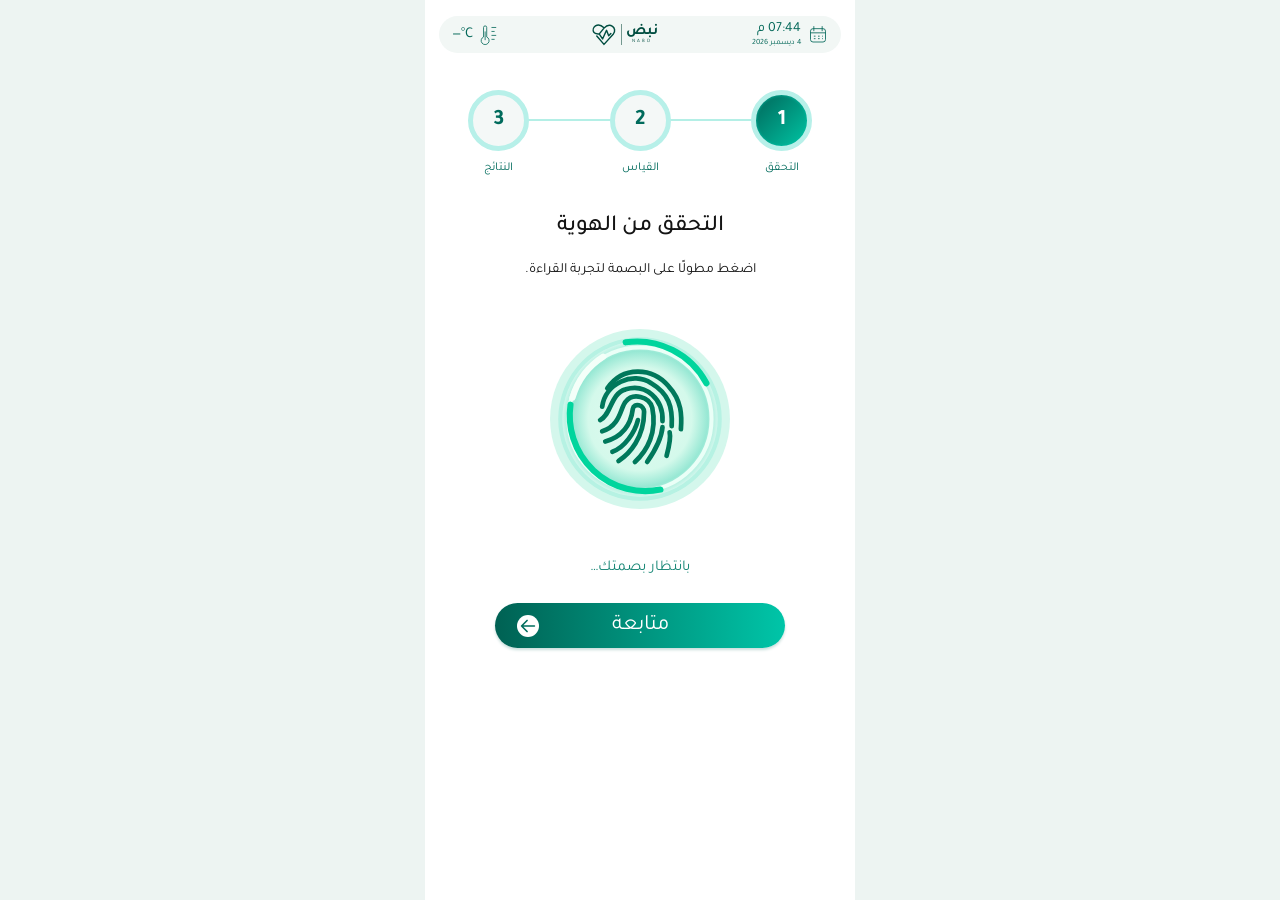
<file: verify.html>
<!DOCTYPE html>
<html lang="ar" dir="rtl">
<head>
<meta charset="utf-8"><meta name="viewport" content="width=device-width,initial-scale=1">
<title>التحقق من الهوية | نبض</title>
<style>
*{box-sizing:border-box}body{margin:0;background:#edf4f2;font-family:Tahoma,Arial,sans-serif;color:#141414}.screen{max-width:430px;min-height:100svh;background:#fff;margin:auto;padding:16px 14px 50px}.status{height:37px;border-radius:30px;background:#f2f7f5;color:#006657;display:flex;align-items:center;justify-content:space-between;padding:3px 13px}.date{display:flex;align-items:center;gap:7px}.date svg{width:20px;height:21px}.date strong{font-size:14px;font-weight:400;display:block}.date small{display:block;font-size:8px}.weather{display:flex;align-items:center;gap:5px;direction:ltr;font-size:15px}.weather svg{width:19px;height:24px}.logo{color:#004d40;text-decoration:none;display:flex;align-items:center;gap:4px;direction:ltr}.logo svg{width:26px;height:26px}.wordmark{border-left:1px solid #73988f;padding-left:4px;text-align:center}.wordmark b{display:block;font-size:15px;line-height:1}.wordmark span{display:block;font-size:5px;letter-spacing:2px}.steps{position:relative;display:flex;justify-content:space-between;list-style:none;padding:0;margin:37px 29px 0;color:#006b5c}.steps:before{content:'';position:absolute;top:29px;left:30px;right:30px;height:2px;background:#b4efe6}.steps li{position:relative;text-align:center;z-index:1}.step{width:61px;height:61px;border:5px solid #b7f0e9;border-radius:50%;background:#f4f8f7;display:grid;place-items:center;font-size:22px;font-weight:bold}.current .step{color:white;background:linear-gradient(135deg,#00685b,#00c4a3);box-shadow:inset 0 0 3px #00bda4}.label{display:block;margin-top:10px;font-size:12px}h1{text-align:center;font-size:23px;font-weight:500;margin:38px 0 17px}.instruction{text-align:center;font-size:14px;line-height:1.8;margin:0 -2px}.scanner{width:184px;height:184px;margin:44px auto 0;display:block}.waiting{text-align:center;color:#168675;font-size:15px;margin:25px 0 38px}.continue{position:relative;display:block;border:0;border-radius:30px;background:linear-gradient(90deg,#006153,#00c5a8);color:#fff;width:72%;height:45px;margin:auto;font:22px Tahoma,Arial,sans-serif;box-shadow:0 2px 3px #c8dedb;cursor:pointer}.continue span{position:absolute;left:22px;top:12px;width:22px;height:22px;border-radius:50%;background:white;color:#006e5e;font-size:22px;line-height:19px}a:focus-visible,button:focus-visible{outline:3px solid #e5ac42;outline-offset:5px}dialog{border:0;border-radius:20px;padding:25px;max-width:350px;width:88%;text-align:center;color:#005c4e}dialog::backdrop{background:#003f3655}dialog h2{font-size:21px}dialog p{font-size:15px;line-height:1.9}dialog button{border:0;border-radius:20px;background:#007663;color:white;padding:10px 26px;font:inherit;cursor:pointer}@media(max-width:320px){.screen{padding:10px 9px 40px}.status{height:24px;padding:2px 9px}.date{gap:4px}.date svg{width:14px;height:16px}.date strong{font-size:10px}.date small{font-size:6px}.weather{font-size:11px;gap:3px}.weather svg{width:13px;height:17px}.logo svg{width:19px;height:19px}.wordmark b{font-size:10px}.wordmark span{font-size:4px;letter-spacing:1px}.steps{margin:23px 19px 0}.steps:before{top:19px;left:20px;right:20px}.step{width:40px;height:40px;border-width:3px;font-size:15px}.label{font-size:8px;margin-top:7px}h1{font-size:16px;margin:25px 0 10px}.instruction{font-size:10px}.scanner{width:120px;height:120px;margin-top:29px}.waiting{font-size:11px;margin:16px 0 25px}.continue{height:30px;font-size:16px}.continue span{width:15px;height:15px;font-size:16px;line-height:13px;left:15px;top:7px}}

.fingerprint-control{position:relative;display:block;width:184px;height:184px;margin:44px auto 0;padding:0;border:0;border-radius:50%;background:none;cursor:pointer;touch-action:none;user-select:none;-webkit-user-select:none;-webkit-touch-callout:none}.fingerprint-control .scanner{width:100%;height:100%;margin:0}.fingerprint-control:focus-visible{outline:3px solid #008c73;outline-offset:7px}.scan-line{position:absolute;top:23%;left:25%;width:50%;height:3px;border-radius:100%;background:#00c996;box-shadow:0 0 14px #00c996;opacity:0;pointer-events:none}.reading .scan-line{opacity:1;animation:sweep 1.2s ease-in-out infinite alternate}.reading .scanner{animation:fingerprint-pulse .8s ease-in-out infinite alternate}.scan-ring{position:absolute;inset:0;width:100%;height:100%;transform:rotate(-90deg);pointer-events:none}.scan-ring circle{fill:none;stroke:#00b78b;stroke-width:3;stroke-linecap:round;stroke-dasharray:100;stroke-dashoffset:100}.scan-success{position:absolute;inset:0;display:none;place-items:center;color:#007e61;font-size:65px;background:#def8eddf;border-radius:50%}.complete .scan-success{display:grid}.demo-caption{font-size:11px;color:#708b82;text-align:center;margin:12px 0 0;line-height:1.6}.waiting{margin:23px 0 26px}.scan-progress{font-size:12px;display:block;min-height:18px;text-align:center;color:#007b65;margin:7px 0 0}.continue span svg{display:block;width:100%;height:100%}@keyframes sweep{from{top:25%}to{top:72%}}@keyframes fingerprint-pulse{from{filter:brightness(1);transform:scale(1)}to{filter:brightness(1.08);transform:scale(1.025)}}@media(max-width:320px){.fingerprint-control{width:120px;height:120px;margin-top:29px}.fingerprint-control .scanner{width:100%;height:100%}.waiting{margin:16px 0 22px}.demo-caption{font-size:9px}}@media(prefers-reduced-motion:reduce){.reading .scan-line,.reading .scanner{animation:none}.reading .scan-line{top:50%}}
</style><link rel="stylesheet" href="typography.css"><link rel="stylesheet" href="direction.css"></head>
<body><main class="screen">
<header class="status"><div class="date"><svg viewBox="0 0 24 24" fill="none" stroke="currentColor"><rect x="3" y="5" width="18" height="16" rx="3"/><path d="M7 2v6m10-6v6M3 10h18m-14 4h2m3 0h2m3 0h1M7 17h2m3 0h2m3 0h1"/></svg><div><strong data-live-time>—</strong><small data-live-date>—</small></div></div>
<a class="logo" href="index.html" aria-label="نبض — الصفحة الرئيسية"><svg viewBox="0 0 72 66" fill="none" stroke="currentColor" stroke-width="4" stroke-linecap="round" stroke-linejoin="round"><path d="M36 13C18-5 0 13 8 26c3 5 9 4 15 4L36 14c16-18 38-1 26 16L36 59 16 36"/><path d="m24 32 8 12 11-24 6 15 6-6"/></svg><div class="wordmark"><b>نبض</b><span>NABD</span></div></a>
<div class="weather"><span data-temperature>—°C</span><svg viewBox="0 0 24 27" fill="none" stroke="currentColor"><path d="M7 4a2 2 0 0 1 4 0v12a5 5 0 1 1-4 0ZM9 9v11m8-16h6m-6 5h4m-4 5h6m-6 5h4"/></svg></div></header>
<ol class="steps" aria-label="خطوات القياس"><li class="current" aria-current="step"><span class="step">1</span><span class="label" data-ar="التحقق" data-en="Verify">التحقق</span></li><li><span class="step">2</span><span class="label" data-ar="القياس" data-en="Measure">القياس</span></li><li><span class="step">3</span><span class="label" data-ar="النتائج" data-en="Results">النتائج</span></li></ol>
<h1 data-ar="التحقق من الهوية" data-en="Identity verification">التحقق من الهوية</h1><p class="instruction" data-ar="اضغط مطولًا على البصمة لتجربة القراءة." data-en="Press and hold the fingerprint to try the scan.">ضع إصبعك على قارئ البصمة الموجود أسفل الشاشة.</p>
<button type="button" class="fingerprint-control" id="fingerprint" aria-label="اضغط مطولًا لمحاكاة قراءة البصمة"><svg class="scanner" viewBox="0 0 180 180" fill="none" aria-hidden="true"><defs><radialGradient id="glow"><stop offset="0" stop-color="#e5faf2"/><stop offset=".65" stop-color="#d4f9eb"/><stop offset=".85" stop-color="#97e8d4"/><stop offset="1" stop-color="#dcfaf1"/></radialGradient></defs><circle cx="90" cy="90" r="88" fill="#d4f7ec"/><circle cx="90" cy="90" r="78" fill="url(#glow)" stroke="#b6f2e3" stroke-width="4"/><circle cx="90" cy="90" r="70" stroke="#eafff7" stroke-width="4"/><path d="M76 15a77 77 0 0 1 79 40M110 159a74 74 0 0 1-88-83" stroke="#00d59d" stroke-width="6" stroke-linecap="round"/><path d="M24 69a72 72 0 0 1 30-40" stroke="#f4fff9" stroke-width="6" stroke-linecap="round"/><g stroke="#00785b" stroke-width="4.6" stroke-linecap="round" stroke-linejoin="round"><path d="M58 60c15-22 44-21 60-2 13 14 13 29 12 42"/><path d="M53 78c3-23 30-35 48-23 17 10 21 23 20 42"/><path d="M51 91c11-5 10-26 25-30 20-6 37 10 36 31"/><path d="M53 102c18-5 18-24 23-29 7-9 23-5 26 6 5 24-5 42-17 53"/><path d="M56 112c22-6 26-24 27-32 1-6 11-4 11 3 0 25-14 41-25 48"/><path d="M63 122c12-4 22-19 25-31M97 132c9-13 14-23 15-34M116 126c3-11 4-19 3-23"/></g></svg><span class="scan-line" aria-hidden="true"></span><svg class="scan-ring" viewBox="0 0 180 180" aria-hidden="true"><circle cx="90" cy="90" r="87" pathLength="100"/></svg><span class="scan-success" aria-hidden="true">✓</span></button><span class="scan-progress" id="scan-progress" aria-hidden="true"></span>
<p class="waiting" role="status" data-ar="بانتظار بصمتك…" data-en="Waiting for your fingerprint…">بانتظار بصمتك…</p>
<button class="continue" id="continue"><b style="font-weight:400" data-ar="متابعة" data-en="Continue">متابعة</b><span aria-hidden="true"><svg viewBox="0 0 24 24" fill="none" stroke="currentColor" stroke-width="1.8" stroke-linecap="round" stroke-linejoin="round"><path d="M19 12H5m6-6-6 6 6 6"/></svg></span></button>
</main>
<script src="verify-demo.js"></script><script src="live-status.js"></script></body></html>
</file>
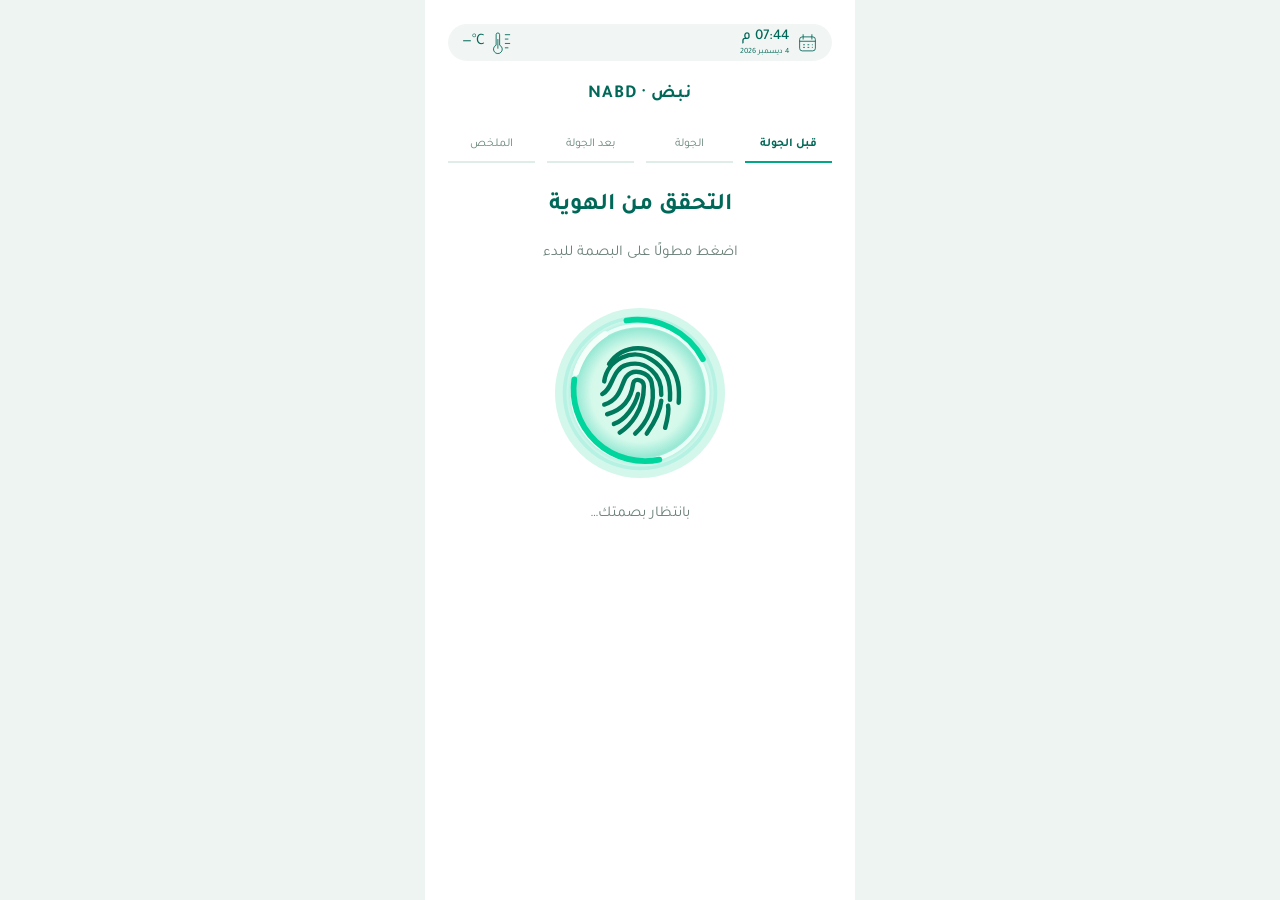
<file: walk.html>
<!doctype html><html lang="ar" dir="rtl"><head><meta charset="utf-8"><meta name="viewport" content="width=device-width,initial-scale=1"><title>جولتي | نبض</title><style>
*{box-sizing:border-box} :root{--green:#006858;--ink:#004d40}body{margin:0;background:#edf4f2;color:#373737;font-family:Tahoma,Arial,sans-serif}button{font:inherit;cursor:pointer}button:focus-visible{outline:3px solid #e9ab36;outline-offset:5px}.screen{position:relative;isolation:isolate;width:100%;max-width:430px;min-height:100svh;margin:auto;background:white;overflow:hidden;padding:17px 23px 118px}.status{height:37px;background:#f1f6f4;border-radius:25px;display:flex;align-items:center;justify-content:space-between;padding:4px 14px;color:var(--green)}.date{display:flex;align-items:center;gap:8px}.date strong{font-size:15px;font-weight:500}.date small{display:block;font-size:8px}.weather{display:flex;align-items:center;gap:6px;direction:ltr;font-size:16px}.status svg{width:21px;height:24px}.brand{margin:34px auto 20px;display:flex;align-items:center;justify-content:center;gap:8px;color:var(--ink);direction:ltr}.brand svg{width:66px;height:61px}.wordmark{border-left:1px solid #73988f;padding-left:8px;text-align:center}.wordmark strong{font-size:37px;line-height:1;display:block}.wordmark span{font-size:15px;letter-spacing:6px;padding-left:5px}.tagline{text-align:center;font-size:17px;margin:24px 0 0}.rule{width:175px;height:4px;background:#087264;border-radius:4px;margin:16px auto 23px}.intro{text-align:center;font-size:14px;line-height:1.55;margin:0 auto 35px;max-width:310px}.actions{display:grid;grid-template-columns:1fr 1fr;gap:16px}.card{position:relative;border-radius:16px;min-height:174px;padding:19px 12px 32px;border:2px solid var(--green);color:var(--green);background:#f2f7f5;text-align:center}.card.primary{color:white;background:linear-gradient(145deg,#006152 15%,#007361 65%,#258a75);border-color:transparent}.card svg{width:51px;height:51px;display:block;margin:0 auto 11px}.card strong{display:block;font-size:15px;margin-bottom:8px}.card p{font-size:13px;line-height:1.5;margin:0}.arrow{position:absolute;bottom:8px;left:10px;border-radius:50%;width:24px;height:24px;background:var(--green);color:white;display:grid;place-items:center;font-size:23px;line-height:1}.primary .arrow{background:white;color:var(--green)}.sos{display:flex;align-items:center;justify-content:center;gap:9px;direction:ltr;margin:15px auto 0;padding:5px 12px 5px 7px;border:1px solid #e0eeee;border-radius:35px;background:white;box-shadow:0 2px 1px #d5e8e7;color:#4a4a4a;min-height:54px}.phone{background:linear-gradient(#ff3b3f,#b70d14);border:3px solid #ffdfdf;border-radius:50%;width:42px;height:42px;display:grid;place-items:center;color:white;font-size:24px}.sos-text{font-size:11px;line-height:1.4}.sos-text span{display:block}.languages{display:flex;direction:ltr;width:216px;margin:17px auto 0;border:4px solid #edf2f2;box-shadow:0 2px 2px #c5d9d9;border-radius:30px;background:#eff4f3}.languages button{width:50%;border:0;border-radius:22px;padding:9px 0;font-size:11px;background:white;color:var(--green)}.languages button.active{background:linear-gradient(90deg,#00574b,#00826c 80%,#00c9b3);color:white}.waves{position:absolute;z-index:-1;bottom:0;left:0;width:100%;height:142px}.about{position:absolute;left:35px;bottom:12px;color:white;background:none;border:0;font-size:9px;display:flex;flex-direction:column;align-items:center;gap:7px}.about span{font-family:Georgia,serif;border:2px solid white;width:21px;height:21px;border-radius:50%;font-size:16px}dialog{border:0;border-radius:20px;padding:26px;max-width:330px;width:90%;color:var(--ink);box-shadow:0 12px 60px #003c3a33;text-align:center}dialog::backdrop{background:#003c3a66}dialog p{font-size:15px;line-height:1.8}dialog button{border:0;background:var(--green);color:white;border-radius:20px;padding:10px 26px}@media(min-height:740px){.screen{padding-top:24px}.brand{margin-top:46px}.intro{margin-bottom:40px}.card{min-height:190px}.waves{height:180px}}@media(max-width:370px){.screen{padding:14px 18px 105px}.brand{margin-top:28px;margin-bottom:16px}.intro{margin-bottom:30px;font-size:13px}.card{min-height:148px;padding:14px 9px 28px}.card svg{width:43px;height:43px;margin-bottom:9px}.card strong{font-size:13px}.card p{font-size:12px}.tagline{font-size:15px;margin-top:20px}.rule{margin-top:14px;margin-bottom:20px;width:150px}.sos{min-height:46px}.phone{width:37px;height:37px}.languages{width:185px;margin-top:15px}.languages button{padding:8px 0;font-size:10px}.waves{height:120px}}

/* Refined home typography and controls */
body{font-family:'Tajawal','Segoe UI',Tahoma,sans-serif}button{font-family:inherit}.tagline{font-weight:700;font-size:20px}.intro{font-size:16px;line-height:1.7;margin-bottom:26px}.card{padding-bottom:46px;transition:transform .18s,box-shadow .18s}.card strong{font-size:18px}.card p{font-size:14px;line-height:1.6}.card:hover{transform:translateY(-2px);box-shadow:0 8px 20px #00685814}.card:active{transform:translateY(0)}.card .arrow{width:29px;height:29px;left:12px;bottom:10px;display:grid;place-items:center;background:transparent;border:1px solid #00685830;color:var(--green)}.card.primary .arrow{background:#ffffff18;border-color:#ffffff50;color:white}.card .arrow svg{width:18px;height:18px;margin:0;display:block}.languages button{font-size:13px;font-weight:700}.sos-swipe{position:relative;direction:ltr;isolation:isolate;width:252px;max-width:100%;height:58px;margin:18px auto 0;border:1px solid #efdedc;background:#fff8f7;border-radius:36px;box-shadow:0 3px 8px #94372e09;overflow:hidden;--travel:0px}.sos-fill{position:absolute;inset:0 auto 0 0;width:calc(56px + var(--travel));background:#ffe2df;border-radius:36px;pointer-events:none}.sos-copy{position:absolute;inset:0 10px 0 57px;display:flex;flex-direction:column;align-items:center;justify-content:center;gap:1px;pointer-events:none;color:#8f3c35;font-size:13px;font-weight:500;transition:opacity .15s}.sos-copy small{font:10px 'Segoe UI',sans-serif;letter-spacing:2px;color:#b17068}.sos-handle{position:absolute;left:5px;top:5px;width:46px;height:46px;padding:12px;border:0;border-radius:50%;color:#fff;background:linear-gradient(145deg,#ff5c59,#d92732);box-shadow:0 2px 6px #c9353540;transform:translateX(var(--travel));touch-action:none;user-select:none;cursor:grab;z-index:2}.sos-handle:active{cursor:grabbing}.sos-handle svg{display:block;width:22px;height:22px}.sos-swipe.dragging .sos-copy{opacity:.3}.sos-swipe.resetting .sos-handle,.sos-swipe.resetting .sos-fill{transition:transform .23s,width .23s}.sos-handle:focus-visible{outline:3px solid #006858;outline-offset:-3px}.sr-only{position:absolute;width:1px;height:1px;overflow:hidden;clip-path:inset(50%)}@media(max-width:370px){.tagline{font-size:18px}.intro{font-size:14px}.card strong{font-size:16px}.card p{font-size:13px}.card{min-height:169px}.sos-swipe{height:56px;width:235px}.sos-handle{width:44px;height:44px;padding:11px}.languages button{font-size:12px}.screen{padding-bottom:110px}}@media(prefers-reduced-motion:reduce){*,*:before,*:after{transition:none!important}}
</style><link rel="stylesheet" href="typography.css"><link rel="stylesheet" href="direction.css"><link rel="stylesheet" href="walk.css"><link rel="stylesheet" href="station.css"><link rel="stylesheet" href="walk-summary.css"></head><body><main class="screen"><header class="status"><div class="date"><svg viewBox="0 0 24 24" fill="none" stroke="currentColor"><rect x="3" y="5" width="18" height="16" rx="3"/><path d="M7 2v6m10-6v6M3 10h18m-14 4h2m3 0h2m3 0h1M7 17h2m3 0h2m3 0h1"/></svg><div><strong data-live-time>—</strong><small data-live-date>—</small></div></div><div class="weather"><span data-temperature>—°C</span><svg viewBox="0 0 24 27" fill="none" stroke="currentColor"><path d="M7 4a2 2 0 0 1 4 0v12a5 5 0 1 1-4 0ZM9 9v11m8-16h6m-6 5h4m-4 5h6m-6 5h4"/></svg></div></header><a id="home" class="home-link" href="index.html">نبض · NABD</a><div id="walk-app"></div></main><script src="station.js"></script><script src="walk-summary.js"></script><script src="walk.js"></script><script src="live-status.js"></script></body></html>
</file>
<file: typography.css>
/* Shared typography across every NABD page. */
@import url('https://fonts.googleapis.com/css2?family=Tajawal:wght@400;500;700&display=swap');
:root{--nabd-font:'Tajawal','Segoe UI',Tahoma,Arial,sans-serif}
html,body,button,input,select,textarea,dialog,body *{font-family:var(--nabd-font)!important}
</file>
<file: direction.css>
/* Navigation follows the document language. Charts and branding retain their axes. */
.arrow{left:auto!important;right:auto!important;inset-inline-end:12px!important}
html[dir=ltr] .arrow svg,html[dir=ltr] .continue>span svg{transform:scaleX(-1)}
.continue>span{left:auto!important;right:auto!important;inset-inline-end:22px!important}
.feature,.welcome h1,.exam-sub{text-align:start}
.exam-sub{padding-right:0;padding-inline-start:6px}
.about{left:auto;right:auto;inset-inline-end:35px}
.advice-grid{direction:inherit}
.advice{direction:inherit}
/* Keep completion indicators on the right, as requested, in both languages. */
html[dir=ltr] .progress-list li{flex-direction:row-reverse}
.progress-list .text{text-align:start;padding-right:0;padding-inline-start:3px}
html[dir=ltr] .oxygen-info{direction:ltr}
html[dir=ltr] .welcome p,html[dir=ltr] .feature p{line-height:1.6}
html[dir=ltr] .feature{padding-right:44px}
/* Never reverse numerical readings, scale ticks, or the emergency swipe gesture. */
.bp-values,.range-track,.range-ticks,.metric-unit,.oxygen-value{direction:ltr}
.arrow svg{display:block;width:18px;height:18px}
.feature .arrow{display:grid;place-items:center}
@media(max-width:320px){.continue>span{inset-inline-end:15px!important}}
</file>
<file: station.css>
.station-toolbar{display:flex;align-items:center;justify-content:space-between;margin:12px 0 0;color:#57796d;font-size:12px}.station-logout{display:grid;place-items:center;width:37px;height:37px;border:1px solid #d7e9e1;border-radius:50%;background:#f2f9f5;color:#00735d;cursor:pointer}.station-logout svg{width:20px;height:20px}.identity-select{width:100%;padding:12px;border:1px solid #b8dacf;border-radius:12px;background:white;color:#006858;font:inherit;margin:10px 0}.fingerprint-demo{font-size:40px;display:block;text-align:center;color:#009d7c}.station-logout:hover{background:#e2f4eb}.walk-button:focus-visible,.station-logout:focus-visible{outline:3px solid #d1a12e;outline-offset:3px}
</file>
<file: recommendations.css>
.screen{padding-bottom:40px}.results-heading{font-size:25px;margin:23px 0 19px}.health-summary{border:1px solid #cfeee2;background:linear-gradient(155deg,#edfdf6,#dff5ec);border-radius:26px;min-height:207px;padding:20px 17px 53px;margin:0 4px;box-shadow:0 8px 24px #00685808}.success{width:57px;height:57px;background:linear-gradient(145deg,#32cfaa,#008367);border:4px solid #b9f2df;box-shadow:0 0 0 6px #ffffff70;margin-bottom:15px}.success svg{width:40px;height:40px}.success path{stroke-dasharray:50;stroke-dashoffset:50;animation:draw-check .7s .15s ease forwards}.health-summary h2{font-size:18px;color:#075c47;margin-bottom:7px}.health-summary p{font-size:14px;color:#527366;line-height:1.7}.mini-wave{height:50px;width:110%;left:-5%;animation:gentle-wave 5s ease-in-out infinite alternate}.advice-grid{grid-template-columns:1fr;gap:12px;margin:20px 4px 0;direction:rtl}.advice{position:relative;display:grid;grid-template-columns:56px 1fr;column-gap:15px;align-items:center;text-align:start;min-height:105px;padding:17px 19px;background:#f0f9f5;border:1px solid #e0efe7;border-radius:21px;transition:transform .2s,box-shadow .2s}.advice svg{grid-column:1;grid-row:1/3;width:54px;height:58px;padding:6px;margin:0;border-radius:15px;background:#d8f3e8;stroke-width:2.5}.advice h2{grid-column:2;align-self:end;font-size:16px;line-height:1.6;color:#085b47;margin:0 0 4px}.advice p{grid-column:2;align-self:start;font-size:13px;line-height:1.6;color:#638073;margin:0}.advice p br{display:none}.advice:hover{transform:translateY(-2px);box-shadow:0 8px 20px #0068580a}.next{min-width:190px;width:auto;max-width:85%;display:flex;align-items:center;justify-content:center;min-height:45px;margin:25px auto 0;padding:9px 43px;line-height:1.5}.next .label-text{font-size:15px}.next .arrow{position:absolute;left:12px;top:50%;bottom:auto;transform:translateY(-50%);display:grid;place-items:center;width:26px;height:26px;border:1px solid #ffffff65;border-radius:50%;background:#ffffff18;color:white}.next .arrow svg{width:18px;height:18px}html[dir=ltr] .advice{direction:ltr}@keyframes draw-check{to{stroke-dashoffset:0}}@keyframes gentle-wave{from{transform:translateX(-2%)}to{transform:translateX(2%)}}@media(prefers-reduced-motion:reduce){.success path{animation:none;stroke-dashoffset:0}.mini-wave{animation:none}.advice{transition:none}}
</file>
<file: health-results.css>
.health-results{display:grid;gap:14px;margin:20px 4px 0}.health-card{background:#f2f8f6;border:1px solid #e7f0ed;border-radius:24px;padding:18px 20px}.health-head{display:flex;align-items:center;justify-content:space-between;gap:8px}.health-head h2{font-size:17px;margin:0;color:#184c42}.health-badge{font-size:12px;border-radius:20px;padding:4px 10px;background:#d8f2e8;color:#007b60}.health-badge.low{background:#fff0d4;color:#99601b}.bp-values{display:flex;direction:ltr;justify-content:center;gap:20px;align-items:center;margin:18px 0 10px}.bp-number{text-align:center}.bp-number strong{display:block;font-size:35px;line-height:1.15;color:#064f41;font-variant-numeric:tabular-nums}.bp-number small{font-size:12px;color:#6c827a}.bp-divider{font-size:32px;color:#acc7be}.metric-unit{text-align:center;font-size:11px;color:#6c827a;direction:ltr}.bp-bars{display:grid;gap:11px;margin-top:17px}.bp-row{display:grid;grid-template-columns:56px 1fr 29px;gap:9px;align-items:center;font-size:12px;color:#57756b}.bp-track{height:8px;background:#e0ebe6;border-radius:20px;overflow:hidden;direction:ltr}.bp-fill{height:100%;width:0;border-radius:20px;background:linear-gradient(90deg,#75d9bb,#00896f);transition:width .8s ease}.bp-row:last-child .bp-fill{background:linear-gradient(90deg,#a8e6d5,#37b59a)}.bp-row b{font-size:13px;font-variant-numeric:tabular-nums}.metric-layout{display:flex;align-items:center;gap:20px;margin-top:16px}.pulse-reading{font-size:35px;line-height:1;color:#075c4a;font-variant-numeric:tabular-nums}.pulse-reading small{display:block;font-size:11px;line-height:2;color:#6c827a;font-weight:400}.pulse-graph{height:53px;flex:1;min-width:0;color:#09a884}.pulse-graph path{stroke-dasharray:240;stroke-dashoffset:240;animation:trace 1.4s ease forwards}.oxygen-ring{width:104px;height:104px;flex:none;transform:rotate(-90deg)}.oxygen-ring .ring-value{stroke-dasharray:100;stroke-dashoffset:100;transition:stroke-dashoffset 1s ease;stroke-linecap:round}.oxygen-visual{position:relative;width:104px;height:104px;flex:none}.oxygen-value{position:absolute;inset:0;display:grid;place-content:center;text-align:center;direction:ltr;color:#006e57;font-size:27px;font-weight:700}.oxygen-value small{font-size:10px;font-weight:400;color:#73877e}.oxygen-caption{font-size:14px;line-height:1.8;color:#527568}.results-heading{margin-top:22px}.summary{font-size:14px;color:#6a8178}.recommendations{margin-top:24px}.screen{padding-bottom:35px}.report-alert{border:1px solid #efdbb8;border-radius:22px;max-width:340px;padding:25px;color:#625237}.report-alert h2{color:#9b6726;font-size:21px}.report-alert p{line-height:1.8}@keyframes trace{to{stroke-dashoffset:0}}@media(prefers-reduced-motion:reduce){.bp-fill,.oxygen-ring .ring-value{transition:none}.pulse-graph path{animation:none;stroke-dashoffset:0}}
.range-gauge{margin-top:16px}.range-heading{display:flex;justify-content:space-between;font-size:12px;color:#547368;margin-bottom:11px}.range-heading b{font-variant-numeric:tabular-nums;color:#194d40}.range-track{position:relative;direction:ltr;height:11px}.range-colors{display:flex;height:100%;border-radius:12px;overflow:hidden;gap:2px}.range-marker{position:absolute;top:-6px;transform:translateX(-50%);height:23px;width:5px;background:#164b3e;border-radius:4px;box-shadow:0 0 0 2px white}.range-marker i{position:absolute;top:-4px;left:-3px;width:11px;height:7px;background:#164b3e;border-radius:3px}.range-ticks{display:flex;justify-content:space-between;direction:ltr;font-size:10px;color:#7b8e85;margin-top:9px}.range-legend{display:flex;justify-content:center;flex-wrap:wrap;gap:12px;font-size:11px;color:#5e796d;margin:2px 0}.range-legend span{display:flex;align-items:center;gap:5px}.range-legend i{width:8px;height:8px;border-radius:3px}.bp-bars{gap:0}.health-badge{box-shadow:0 0 0 3px #00a58108}.health-badge.low{box-shadow:0 0 0 3px #f5c34218}
.range-ticks{position:relative;height:14px;display:block;margin-left:8px;margin-right:8px}.range-ticks span{position:absolute;transform:translateX(-50%)}
.warning-emblem{display:grid;place-items:center;width:70px;height:70px;margin:0 auto 17px;background:#fff3dc;border:1px solid #f2d49f;border-radius:22px;color:#b97b22}.warning-emblem svg{width:43px;height:43px}.report-alert{border:1px solid #e9c992;box-shadow:0 18px 60px #4b392326}.recommendations{display:flex;align-items:center;justify-content:center;min-height:44px;padding:9px 45px;line-height:1.5}.recommendations .arrow{position:absolute;left:12px;top:50%;bottom:auto;transform:translateY(-50%);display:grid;place-items:center;width:26px;height:26px;border:1px solid #ffffff65;border-radius:50%;background:#ffffff18;color:white}.recommendations .arrow svg{display:block;width:18px;height:18px}
.report-alert.urgent{border:2px solid #d84d49;background:#fff8f7;box-shadow:0 18px 60px #8c25252b}.report-alert.urgent h2{color:#b52628}.report-alert.urgent .warning-emblem{background:#ffe3df;border-color:#efa29a;color:#ca3435}.report-alert.urgent button{background:#b82f32;color:white}.report-alert.urgent::backdrop{background:#38131377}
</file>
<file: walk.css>
.screen{padding-bottom:35px}.home-link{display:block;text-align:center;margin:25px 0;color:#006858;text-decoration:none;font-weight:700}.walk-heading{text-align:center;font-size:25px;color:#006858;margin:14px 0 8px}.walk-copy{text-align:center;font-size:15px;line-height:1.8;color:#5b796f}.walk-panel{border:1px solid #d9eee5;background:#f0faf5;border-radius:24px;padding:22px;margin:20px 0}.walk-panel h2{font-size:19px;color:#0d6753;margin-top:0}.walk-panel p,.walk-panel li{font-size:15px;line-height:1.9}.walk-steps{display:flex;justify-content:space-between;gap:7px;padding:0;list-style:none;font-size:12px;color:#6a877b}.walk-steps li{flex:1;text-align:center;border-bottom:3px solid #deeee7;padding:10px 0}.walk-steps .active{border-color:#00a887;color:#006858;font-weight:700}.walk-button{display:block;width:100%;border:0;border-radius:24px;background:linear-gradient(90deg,#006858,#00bca0);color:white;padding:13px 20px;font:700 16px var(--nabd-font);cursor:pointer;margin:13px 0}.walk-button.secondary{background:#e8f5ee;color:#006858;border:1px solid #cde7db}.walk-button:disabled{opacity:.5;cursor:wait}.scenario-choice{display:grid;gap:8px;margin-top:15px}.scenario-choice label{display:flex;align-items:center;gap:9px;border:1px solid #d5e8df;padding:11px;border-radius:13px;background:white;font-size:14px}.scenario-choice input{accent-color:#00896d;width:18px;height:18px}.walk-timer{font-size:52px;direction:ltr;display:block;text-align:center;font-variant-numeric:tabular-nums;color:#006858;margin:25px 0 8px}.timer-label{text-align:center;color:#638376}.walk-progress{height:9px;border-radius:15px;background:#d6ebe2;overflow:hidden;margin:18px 0}.walk-progress span{display:block;width:0;height:100%;background:#00b38f;transition:width .25s}.walk-warning{background:#fff4df;border-color:#e5c68a}.walk-warning.urgent{background:#fff0ee;border-color:#e39189;color:#a52d2b}.walk-warning h2{color:inherit}.walk-warning svg{width:45px;height:45px;display:block;margin:0 auto 12px;color:inherit}.walk-table{width:100%;border-collapse:collapse;font-size:14px;margin:18px 0}.walk-table th,.walk-table td{padding:13px 6px;border-bottom:1px solid #dbece4;text-align:start}.walk-table td:not(:first-child){direction:ltr;text-align:center;font-variant-numeric:tabular-nums}.walk-table th{color:#006858}.walk-note{font-size:12px!important;color:#6c8279}.walk-link{display:block;text-align:center;color:#007e64;margin-top:20px}button:focus-visible,a:focus-visible,input:focus-visible{outline:3px solid #d7a83b;outline-offset:4px}@media(prefers-reduced-motion:reduce){.walk-progress span{transition:none}}
.home-link{font-size:18px;letter-spacing:1px;margin:22px 0}.walk-panel{background:#f5faf8;border-color:#e0ece6;box-shadow:0 5px 20px #004e3905;padding:23px}.walk-heading{font-size:24px;line-height:1.5;margin-top:25px}.walk-copy{color:#6c8179}.walk-steps{gap:12px}.walk-steps li{border-bottom-width:2px}.walk-button{background:linear-gradient(100deg,#006b59,#009f83);border-radius:18px;padding:14px;box-shadow:0 4px 12px #00685816}.walk-button.secondary{background:#fff;box-shadow:none}.walk-panel ul{padding-inline-start:23px}.walk-panel li{padding:9px 0;border-bottom:1px solid #e3eee8}.walk-panel li:last-child{border:0}#walk-fingerprint{display:block;width:174px;height:174px;border:0;border-radius:50%;background:none;padding:0;margin:40px auto 20px;cursor:pointer;touch-action:none;user-select:none}#walk-fingerprint .scanner{width:100%;height:100%;margin:0}#walk-fingerprint.reading{animation:walk-scan .7s ease-in-out infinite alternate}.walk-choice{max-width:355px;width:90%;padding:26px;border:1px solid #d8e9e1;border-radius:25px;color:#155b49;text-align:start}.walk-choice h2{margin:0 0 10px;font-size:23px}.walk-choice p{font-size:15px;line-height:1.9;color:#6a8076}.condition{display:block;width:100%;text-align:start;border-radius:14px;border:1px solid;padding:13px 17px;margin:10px 0;font:700 16px var(--nabd-font);cursor:pointer}.condition.good{background:#edf8f2;color:#007759;border-color:#c9e8d9}.condition.moderate{background:#fff8e8;color:#976d23;border-color:#ecdfbd}.condition.critical{background:#fff2ef;color:#ae423b;border-color:#edcdc8}.walk-choice .dismiss{background:none;color:#71857b;padding:8px 0}.walk-choice::backdrop{background:#073e3355}@keyframes walk-scan{from{transform:scale(1);filter:brightness(1)}to{transform:scale(1.04);filter:brightness(1.12)}}@media(prefers-reduced-motion:reduce){#walk-fingerprint.reading{animation:none;outline:3px solid #00a382}}
</file>
<file: walk-summary.css>
/* Expanded, responsive walk completion dashboard. */
body.walk-summary-view{background:#edf4f0;color:#174b3d}
.walk-summary-view .screen{max-width:1060px;min-height:100svh;padding:24px 42px 42px;background:#fbfdfb;overflow:visible}
.walk-summary-view .status{max-width:550px;margin-inline:auto}
.walk-summary-view .home-link{margin:19px 0 28px;font-size:17px}
.walk-summary-view .walk-steps{max-width:500px;margin:0 auto 28px}
.walk-summary-view .walk-heading{display:none}
.summary-shell{width:100%;animation:summary-enter .65s ease both}
.summary-topline{display:flex;align-items:center;justify-content:space-between;gap:15px;margin-bottom:16px}
.summary-eyebrow{font-size:15px;font-weight:700;color:#327760;letter-spacing:.03em}
.summary-date{font-size:13px;color:#6c877c;font-variant-numeric:tabular-nums}
.summary-hero{position:relative;display:grid;grid-template-columns:1.15fr .85fr;align-items:center;gap:20px;isolation:isolate;overflow:hidden;min-height:315px;padding:35px 39px;border-radius:31px;background:linear-gradient(125deg,#004e40,#006956 64%,#0a8065);color:white;box-shadow:0 17px 34px #004e4012}
.summary-hero:after{content:'';position:absolute;z-index:-1;width:350px;height:350px;inset-inline-end:-95px;bottom:-220px;border:1px solid #ffffff17;border-radius:50%;box-shadow:0 0 0 48px #ffffff05,0 0 0 95px #ffffff04}
.hero-copy{position:relative;z-index:1}
.hero-kicker{display:inline-flex;align-items:center;gap:7px;font-size:13px;color:#bbf1dc;padding:6px 11px;border:1px solid #ffffff28;border-radius:30px;background:#ffffff08}
.hero-title{font-size:34px;line-height:1.45;margin:13px 0 6px;color:white;font-weight:700}
.hero-subtitle{font-size:15px;line-height:1.8;color:#d0e9df;margin:0 0 18px;max-width:390px}
.hero-stat{display:inline-flex;align-items:baseline;gap:11px;font-size:72px;line-height:1.12;font-weight:700;letter-spacing:-.03em;font-variant-numeric:tabular-nums;color:#fff}
.hero-unit{font-size:23px;font-weight:500;letter-spacing:0;color:#b4e6d3}
.hero-estimate{font-size:12px;line-height:1.7;color:#b8d8cd;margin:7px 0 0}
.hero-art{position:relative;width:100%;max-width:325px;justify-self:center;opacity:.98}
.hero-art svg{display:block;width:100%;height:auto;overflow:visible}
.summary-stats{display:grid;grid-template-columns:repeat(3,minmax(0,1fr));gap:15px;margin:20px 0 25px}
.summary-stat{position:relative;background:white;border:1px solid #dfebe4;border-radius:22px;padding:20px 22px;box-shadow:0 4px 12px #004e4003}
.stat-icon{display:grid;place-items:center;width:36px;height:36px;border-radius:11px;background:#e8f6ef;color:#128261;margin-bottom:12px}
.stat-icon svg{width:21px;height:21px;display:block}
.summary-stat:nth-child(2) .stat-icon{color:#4e85a2;background:#eaf3f8}
.summary-stat:nth-child(3) .stat-icon{color:#a98232;background:#faf3df}
.stat-label{font-size:13px;color:#6c8278;line-height:1.5;margin:0 0 7px}
.stat-number{display:block;font-size:29px;font-weight:700;color:#155943;line-height:1.35;font-variant-numeric:tabular-nums}
.stat-note{font-size:11px;color:#83938b;margin:5px 0 0;line-height:1.6}
.summary-grid{display:grid;grid-template-columns:.9fr 1.1fr;gap:19px;align-items:stretch}
.summary-card{background:white;border:1px solid #dfebe4;border-radius:25px;padding:25px;min-width:0}
.card-title{font-size:20px;color:#185e48;margin:0 0 5px;line-height:1.45}
.card-subtitle{font-size:13px;color:#7a8c82;line-height:1.8;margin:0 0 17px}
.route-art{background:linear-gradient(145deg,#edf8f1,#f5faf5);border-radius:18px;overflow:hidden;margin:15px 0}
.route-art svg{display:block;width:100%;height:auto;min-height:175px;max-height:240px}
.route-stations{display:flex;align-items:flex-start;justify-content:space-between;gap:15px;margin:18px 0 13px}
.station-label{font-size:13px;color:#436d5a;line-height:1.7}
.station-label strong{display:block;font-size:14px;color:#195d47}
.station-label small{font-size:11px;color:#8c9c91}
.station-dot{display:inline-block;width:9px;height:9px;border-radius:50%;background:#19a67c;border:2px solid #d2f2e3;box-shadow:0 0 0 2px #19a67c22;margin-inline-end:6px;vertical-align:middle}
.route-meta{font-size:11px;line-height:1.75;color:#85978a;border-top:1px solid #edf2ed;padding-top:12px}
.compare-card{position:relative}
.metric-tabs{display:flex;gap:4px;padding:4px;background:#eef5f0;border-radius:13px;margin:16px 0 19px}
.metric-tabs button{flex:1;min-width:0;border:0;background:none;color:#73887b;padding:9px 6px;border-radius:10px;cursor:pointer;font:500 12px var(--nabd-font);transition:background .15s,color .15s}
.metric-tabs button[aria-selected=true]{background:white;color:#007352;box-shadow:0 2px 6px #34584410;font-weight:700}
.metric-tabs button:focus-visible{outline:3px solid #d9ae52;outline-offset:2px}
.compare-legend{display:flex;align-items:center;justify-content:center;gap:23px;font-size:12px;color:#6c8075;margin:6px 0 15px}
.legend-before,.legend-after{display:inline-flex;align-items:center;gap:7px}
.compare-legend i{width:8px;height:8px;border-radius:3px;display:inline-block;background:#9ebbc9}
.legend-after i{background:#00a77f}
.comparison-values{display:grid;grid-template-columns:1fr 1fr;gap:20px;text-align:center;margin:0 0 4px}
.comparison-value{font-size:31px;font-weight:700;color:#0b6c50;line-height:1.3;font-variant-numeric:tabular-nums}
.comparison-value:first-child{color:#6a91a2}
.comparison-unit{font-size:11px;color:#91a095;font-weight:400;display:block;margin-top:3px}
.comparison-label{font-size:12px;font-weight:400;color:#71867a;margin-bottom:4px;display:block}
.comparison-chart{margin:7px 0 3px}
.comparison-chart svg,svg.comparison-chart{display:block;width:100%;height:auto;max-height:190px}
.comparison-caption{font-size:11px;line-height:1.75;color:#8a9c90;margin:8px 0 0}
.metric-change{display:inline-flex;align-items:center;gap:5px;font-size:12px;font-weight:500;background:#eef7f1;color:#368168;padding:5px 10px;border-radius:8px;margin:7px 0}
.summary-insights{display:grid;grid-template-columns:repeat(3,minmax(0,1fr));gap:13px;margin:23px 0}
.insight-card{border:1px solid #e2eee5;background:#f1f8f2;border-radius:20px;padding:19px;min-width:0}
.insight-icon{width:33px;height:33px;display:grid;place-items:center;border-radius:10px;background:white;color:#258566;margin-bottom:12px}
.insight-icon svg{width:21px;height:21px}
.insight-card h3{font-size:16px;line-height:1.6;color:#27684f;margin:0 0 6px}
.insight-card p{font-size:13px;line-height:1.9;color:#6b8373;margin:0}
.summary-footer{padding-top:5px}
.summary-source{font-size:12px;line-height:1.8;color:#7b8b80}
.summary-source details{border:1px solid #e5ece5;border-radius:13px;padding:12px 15px;background:#f8faf7}
.summary-source summary{cursor:pointer;color:#698270;font-size:12px}
.summary-source p{margin:10px 0 0;font-size:12px;line-height:1.9}
.summary-actions{display:flex;justify-content:center;align-items:center;gap:12px;margin-top:25px}
.summary-home,.summary-new{display:flex;align-items:center;justify-content:center;text-align:center;gap:9px;min-height:49px;padding:12px 24px;border-radius:16px;font:700 15px var(--nabd-font);text-decoration:none;cursor:pointer;line-height:1.4}
.summary-home{color:white;background:#007a5d;border:1px solid #007a5d;box-shadow:0 5px 12px #007a5d12;min-width:235px}
.summary-new{color:#357b61;border:1px solid #d7e8dc;background:#fff;min-width:150px}
.summary-home svg,.summary-new svg{width:18px;height:18px}
.summary-success{display:inline-flex;align-items:center;justify-content:center;color:#86e0bc;background:#ffffff12;border:1px solid #ffffff21;border-radius:50%;width:31px;height:31px;margin-inline-end:8px}
.summary-success svg{width:18px;height:18px}
@keyframes summary-enter{from{opacity:0;transform:translateY(12px)}to{opacity:1;transform:translateY(0)}}
@media(max-width:760px){.walk-summary-view .screen{padding:18px 23px 30px}.summary-hero{padding:28px;min-height:290px;gap:10px}.hero-title{font-size:29px}.hero-stat{font-size:61px}.summary-grid{grid-template-columns:1fr}.summary-stats{gap:10px}.summary-stat{padding:17px 15px}.summary-insights{gap:10px}.insight-card{padding:16px}.stat-number{font-size:25px}.hero-art{max-width:240px}.summary-card{padding:23px}}
@media(max-width:500px){.walk-summary-view .screen{padding:15px 18px 28px}.summary-topline{margin-top:7px}.summary-eyebrow{font-size:13px}.summary-date{font-size:11px}.summary-hero{grid-template-columns:1fr;min-height:0;padding:27px 25px 18px;border-radius:26px;gap:0}.hero-title{font-size:30px}.hero-subtitle{font-size:14px;margin-bottom:13px;max-width:260px}.hero-stat{font-size:68px}.hero-unit{font-size:23px}.hero-estimate{font-size:11px;max-width:250px}.hero-art{justify-self:end;width:160px;height:135px;margin-top:-25px;opacity:.8;pointer-events:none}.hero-art svg{height:100%}.summary-stats{grid-template-columns:repeat(3,minmax(0,1fr));gap:7px;margin:13px 0 18px}.summary-stat{padding:15px 10px;border-radius:17px}.stat-icon{width:29px;height:29px;border-radius:9px;margin-bottom:10px}.stat-icon svg{width:18px;height:18px}.stat-label{font-size:11px;min-height:32px}.stat-number{font-size:21px;letter-spacing:-.02em}.stat-note{font-size:9px;line-height:1.5}.summary-grid{gap:15px}.summary-card{padding:21px 20px;border-radius:22px}.card-title{font-size:20px}.metric-tabs button{font-size:11px;padding:10px 4px}.summary-insights{grid-template-columns:1fr;margin:18px 0;gap:9px}.insight-card{display:grid;grid-template-columns:38px 1fr;gap:0 12px;padding:16px}.insight-icon{grid-row:1/3;margin:2px 0 0}.insight-card h3{font-size:15px;margin-bottom:4px}.insight-card p{font-size:13px;line-height:1.8}.summary-actions{flex-direction:column;gap:9px;margin-top:20px}.summary-home,.summary-new{width:100%;min-height:48px;border-radius:14px}.summary-source details{padding:11px 13px}.walk-summary-view .walk-steps{font-size:11px;gap:7px;margin-bottom:20px}}
@media(max-width:350px){.walk-summary-view .screen{padding-inline:12px}.hero-title{font-size:26px}.hero-stat{font-size:58px}.summary-hero{padding-inline:20px}.hero-art{width:135px;height:115px;margin-top:-10px}.stat-number{font-size:18px}.summary-stat{padding-inline:8px}.metric-tabs button{font-size:10px}.comparison-value{font-size:27px}}
@media(prefers-reduced-motion:reduce){.summary-shell{animation:none}.metric-tabs button{transition:none}}
.summary-success{width:auto;height:auto;min-height:30px;padding:5px 11px;border-radius:30px;font-size:12px;font-weight:700;gap:7px;margin:0}.summary-success svg{flex:none}.hero-estimate,.stat-label,.stat-note{display:block}.hero-art{color:#d9ffe9}.hero-stat strong{font:inherit}.chart-label{font-size:12px;fill:#56736a}.chart-ticks{font-size:10px;fill:#7d938a}.comparison-chart{overflow:visible}.comparison-value strong{display:block;font-size:clamp(23px,3vw,31px);white-space:nowrap}.summary-source{border:1px solid #e2ebe4;background:#f5f9f5;border-radius:13px;padding:12px 15px}.route-line{stroke-dasharray:450;stroke-dashoffset:450;animation:route-reveal 1.7s .15s ease forwards}.metric-change{flex-wrap:wrap}.summary-stat:first-child .stat-number{font-size:clamp(16px,3.1vw,28px)}@keyframes route-reveal{to{stroke-dashoffset:0}}@media(prefers-reduced-motion:reduce){.route-line{animation:none;stroke-dashoffset:0}}
.summary-stats{grid-template-columns:1fr!important}.summary-stat{display:grid;grid-template-columns:48px 1fr;gap:2px 14px;align-items:center;padding:23px 27px}.stat-icon{grid-row:1/4;margin:0;width:44px;height:44px}.stat-label{min-height:0;margin:0;font-size:14px}.summary-stat:first-child .stat-number{font-size:34px;text-align:start;direction:ltr;width:max-content}.stat-note{font-size:12px}.summary-comparison-table{width:100%;border-collapse:collapse;margin:22px 0 12px;font-size:15px}.summary-comparison-table th,.summary-comparison-table td{padding:18px 8px;border-bottom:1px solid #e3ede7}.summary-comparison-table thead th{font-size:13px;color:#678075;text-align:center;background:#f2f8f4}.summary-comparison-table thead th:first-child{text-align:start;border-start-start-radius:12px}.summary-comparison-table tbody th{text-align:start;font-size:14px;font-weight:500;color:#215f49}.summary-comparison-table small{display:block;font-size:11px;color:#83958b;font-weight:400;margin-top:5px}.summary-comparison-table td{text-align:center;font-size:22px;font-variant-numeric:tabular-nums;color:#587d95}.summary-comparison-table td:last-child{color:#007e60;background:#f5fbf7}.summary-insights{display:block}.recommendation-invite{display:flex;align-items:center;justify-content:space-between;gap:20px;padding:24px;border:1px solid #dcebe1;background:#eef8f2;border-radius:22px}.recommendation-invite h2{font-size:20px;color:#185e48;margin:0 0 7px}.recommendation-invite p{font-size:14px;line-height:1.7;color:#6b8375;margin:0}.recommendation-invite a{flex:none;color:#fff;background:#007a5d;border-radius:14px;text-decoration:none;padding:13px 23px;font-weight:700;font-size:15px}@media(max-width:500px){.recommendation-invite{flex-direction:column;align-items:stretch}.recommendation-invite a{text-align:center}.summary-stat:first-child .stat-number{font-size:32px}.summary-comparison-table th,.summary-comparison-table td{padding:16px 5px}}
</file>
